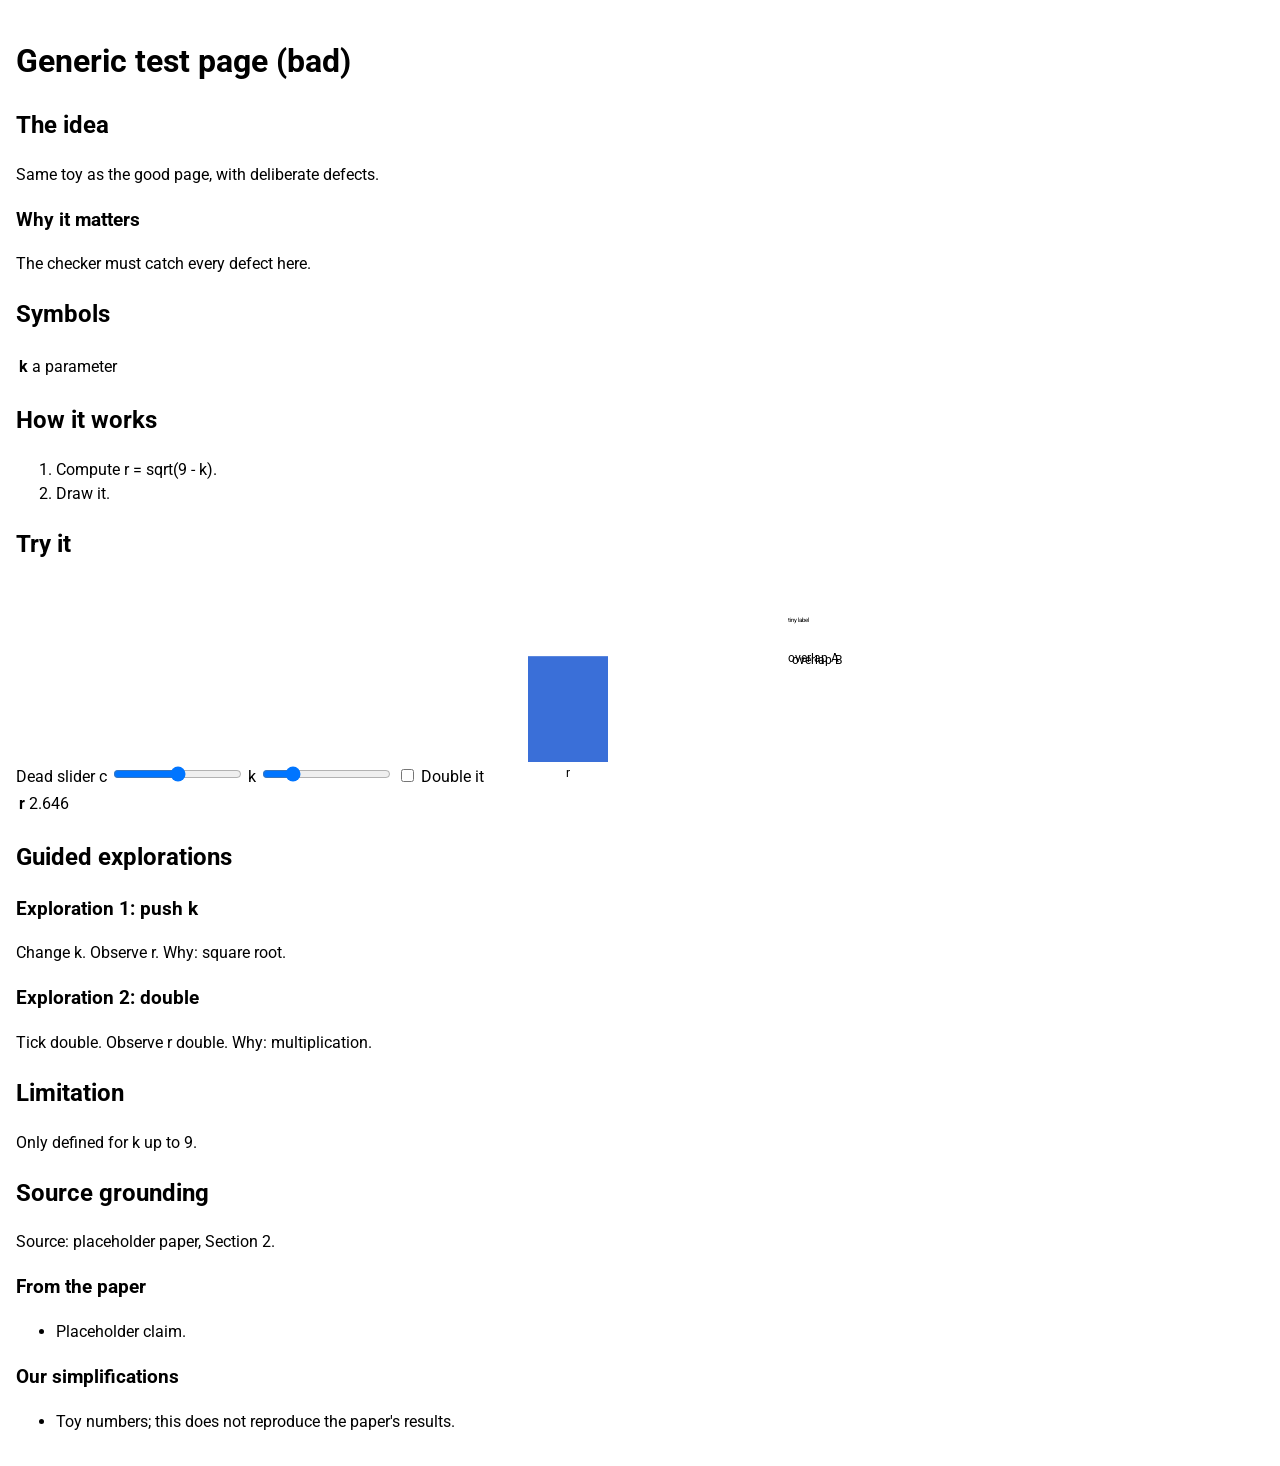
<file: dev/test_pages/bad/index.html>
<!doctype html>
<html lang="en">
<head>
<meta charset="utf-8">
<meta name="viewport" content="width=device-width, initial-scale=1">
<title>Test page: bad</title>
<!-- DEFECT: remote font (page is not self-contained / offline) -->
<link rel="stylesheet" href="https://fonts.googleapis.com/css2?family=Roboto&display=swap">
<style>
  body { margin: 0; font: 16px/1.5 Roboto, sans-serif; } main { padding: 16px; }
  svg text { font-size: 12px; }
</style>
</head>
<body>
<main>
  <h1>Generic test page (bad)</h1>
  <h2>The idea</h2><p>Same toy as the good page, with deliberate defects.</p>
  <h3>Why it matters</h3><p>The checker must catch every defect here.</p>
  <h2>Symbols</h2><table><tr><th>k</th><td>a parameter</td></tr></table>
  <h2>How it works</h2><ol><li>Compute r = sqrt(9 - k).</li><li>Draw it.</li></ol>
  <h2>Try it</h2>
  <!-- DEFECT: dead slider (no listener, drives nothing) -->
  <label>Dead slider c <input type="range" id="c" min="0" max="10" value="5"></label>
  <!-- DEFECT: NaN at max (sqrt of a negative number when k = 10) -->
  <label>k <input type="range" id="k" min="0" max="10" step="1" value="2"></label>
  <label><input type="checkbox" id="dbl"> Double it</label>
  <!-- DEFECT: fixed 760px-wide SVG overflows a 390px phone screen -->
  <svg id="chart" width="760" height="200" viewBox="0 0 760 200"></svg>
  <table class="readouts"><tr><th>r</th><td id="r"></td></tr></table>
  <h2>Guided explorations</h2>
  <h3>Exploration 1: push k</h3><p>Change k. Observe r. Why: square root.</p>
  <h3>Exploration 2: double</h3><p>Tick double. Observe r double. Why: multiplication.</p>
  <h2>Limitation</h2><p>Only defined for k up to 9.</p>
  <h2>Source grounding</h2><p>Source: placeholder paper, Section 2.</p>
  <h3>From the paper</h3><ul><li>Placeholder claim.</li></ul>
  <h3>Our simplifications</h3><ul><li>Toy numbers; this does not reproduce the paper's results.</li></ul>
</main>
<script>
  console.error('demo: deliberate console error on load');   // DEFECT: console error
  var k = document.getElementById('k'), dbl = document.getElementById('dbl');
  function draw() {
    var r = Math.sqrt(9 - Number(k.value)) * (dbl.checked ? 2 : 1), h = r * 40;
    document.getElementById('chart').innerHTML =
      '<rect x="40" y="' + (180 - h) + '" width="80" height="' + h + '" fill="#3a6fd8"/>' +
      '<text x="80" y="195" text-anchor="middle">r</text>' +
      '<text x="300" y="40" style="font-size:6px">tiny label</text>' +          // readability: < 9px
      '<text x="300" y="80">overlap A</text><text x="304" y="82">overlap B</text>';  // readability: overlap
    document.getElementById('r').textContent = r.toFixed(3);
  }
  k.addEventListener('input', draw); dbl.addEventListener('change', draw);
  draw();
</script>
</body>
</html>
</file>
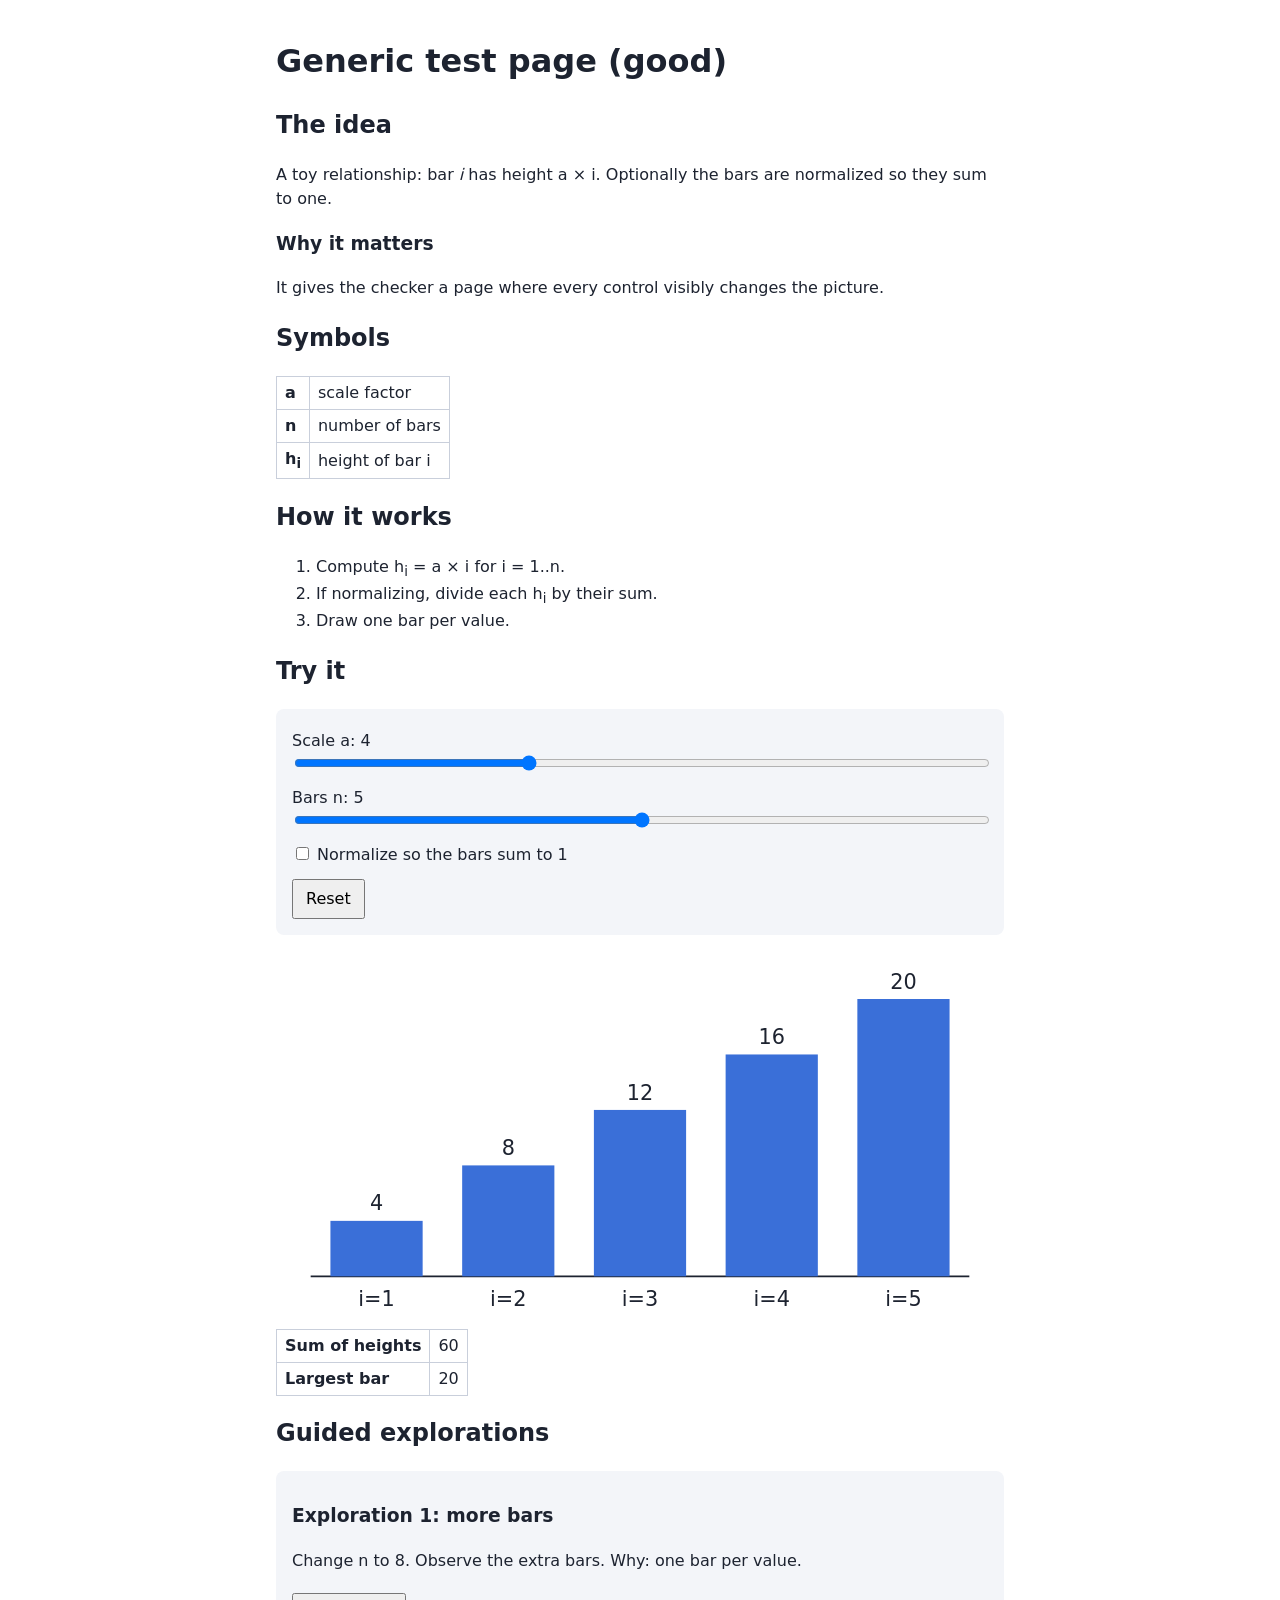
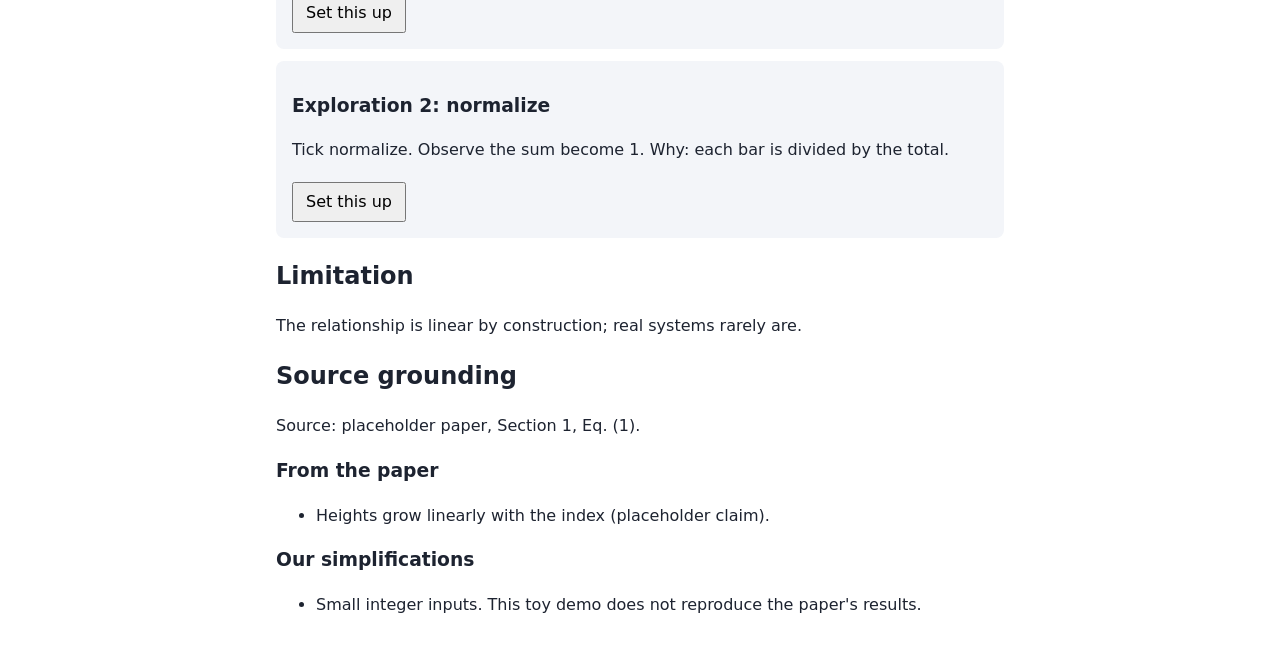
<file: dev/test_pages/good/index.html>
<!doctype html>
<html lang="en">
<head>
<meta charset="utf-8">
<meta name="viewport" content="width=device-width, initial-scale=1">
<title>Test page: good</title>
<style>
  :root { --bg: #fff; --fg: #1d2330; --muted: #5b6475; --bar: #3a6fd8; --line: #c9cfdb; --card: #f3f5f9; }
  @media (prefers-color-scheme: dark) { :root { --bg: #14171f; --fg: #e8ebf2; --muted: #9aa3b5; --bar: #7aa2ff; --line: #3a4150; --card: #1d212c; } }
  * { box-sizing: border-box; }
  body { margin: 0; background: var(--bg); color: var(--fg); font: 16px/1.5 system-ui, sans-serif; }
  main { max-width: 760px; margin: 0 auto; padding: 16px; }
  .card { background: var(--card); border-radius: 8px; padding: 12px 16px; margin: 12px 0; }
  label { display: block; margin: 8px 0; } input[type=range] { width: 100%; }
  svg { width: 100%; height: auto; display: block; }
  svg text { fill: var(--fg); font-size: 12px; }
  table { border-collapse: collapse; } td, th { border: 1px solid var(--line); padding: 4px 8px; text-align: left; }
  button { font: inherit; padding: 6px 12px; margin: 4px 4px 4px 0; }
</style>
</head>
<body>
<main>
  <h1>Generic test page (good)</h1>
  <h2>The idea</h2>
  <p>A toy relationship: bar <i>i</i> has height a × i. Optionally the bars are normalized so they sum to one.</p>
  <h3>Why it matters</h3>
  <p>It gives the checker a page where every control visibly changes the picture.</p>
  <h2>Symbols</h2>
  <table><tr><th>a</th><td>scale factor</td></tr><tr><th>n</th><td>number of bars</td></tr><tr><th>h<sub>i</sub></th><td>height of bar i</td></tr></table>
  <h2>How it works</h2>
  <ol><li>Compute h<sub>i</sub> = a × i for i = 1..n.</li><li>If normalizing, divide each h<sub>i</sub> by their sum.</li><li>Draw one bar per value.</li></ol>
  <h2>Try it</h2>
  <div class="card">
    <label>Scale a: <output id="a-out">4</output><input type="range" id="a" min="1" max="10" step="1" value="4"></label>
    <label>Bars n: <output id="n-out">5</output><input type="range" id="n" min="2" max="8" step="1" value="5"></label>
    <label><input type="checkbox" id="norm"> Normalize so the bars sum to 1</label>
    <button type="button" id="reset">Reset</button>
  </div>
  <svg id="chart" viewBox="0 0 420 220" role="img" aria-label="bar chart"></svg>
  <table class="readouts"><tr><th>Sum of heights</th><td id="sum"></td></tr><tr><th>Largest bar</th><td id="max"></td></tr></table>
  <h2>Guided explorations</h2>
  <div class="card"><h3>Exploration 1: more bars</h3><p>Change n to 8. Observe the extra bars. Why: one bar per value.</p>
    <button type="button" data-set='{"n":8}'>Set this up</button></div>
  <div class="card"><h3>Exploration 2: normalize</h3><p>Tick normalize. Observe the sum become 1. Why: each bar is divided by the total.</p>
    <button type="button" data-set='{"norm":true}'>Set this up</button></div>
  <h2>Limitation</h2>
  <p>The relationship is linear by construction; real systems rarely are.</p>
  <h2>Source grounding</h2>
  <p>Source: placeholder paper, Section 1, Eq. (1).</p>
  <h3>From the paper</h3><ul><li>Heights grow linearly with the index (placeholder claim).</li></ul>
  <h3>Our simplifications</h3><ul><li>Small integer inputs. This toy demo does not reproduce the paper's results.</li></ul>
</main>
<script>
  var D = { a: 4, n: 5, norm: false }, S = Object.assign({}, D), $ = function (id) { return document.getElementById(id); };
  function draw() {
    var h = [], i, sum = 0;
    for (i = 1; i <= S.n; i++) { h.push(S.a * i); sum += S.a * i; }
    if (S.norm) h = h.map(function (v) { return v / sum; });
    var top = Math.max.apply(null, h), g = 380 / S.n, svg = '<line x1="20" x2="400" y1="190" y2="190" stroke="currentColor"/>';
    h.forEach(function (v, k) {
      var bh = 160 * v / top, x = 20 + g * k + g * 0.15;
      svg += '<rect x="' + x.toFixed(1) + '" y="' + (190 - bh).toFixed(1) + '" width="' + (g * 0.7).toFixed(1) + '" height="' + bh.toFixed(1) + '" fill="var(--bar)"/>' +
        '<text x="' + (x + g * 0.35).toFixed(1) + '" y="' + (184 - bh).toFixed(1) + '" text-anchor="middle">' + (S.norm ? v.toFixed(2) : v) + '</text>' +
        '<text x="' + (x + g * 0.35).toFixed(1) + '" y="207" text-anchor="middle">i=' + (k + 1) + '</text>';
    });
    $('chart').innerHTML = svg;
    $('sum').textContent = S.norm ? '1.00' : String(sum);
    $('max').textContent = S.norm ? top.toFixed(2) : String(top);
    $('a').value = S.a; $('n').value = S.n; $('norm').checked = S.norm;
    $('a-out').textContent = S.a; $('n-out').textContent = S.n;
  }
  ['a', 'n'].forEach(function (k) { $(k).addEventListener('input', function (e) { S[k] = Number(e.target.value); draw(); }); });
  $('norm').addEventListener('change', function (e) { S.norm = e.target.checked; draw(); });
  $('reset').addEventListener('click', function () { S = Object.assign({}, D); draw(); });
  document.querySelectorAll('[data-set]').forEach(function (b) {
    b.addEventListener('click', function () { S = Object.assign({}, D, JSON.parse(b.dataset.set)); draw(); });
  });
  draw();
</script>
</body>
</html>
</file>
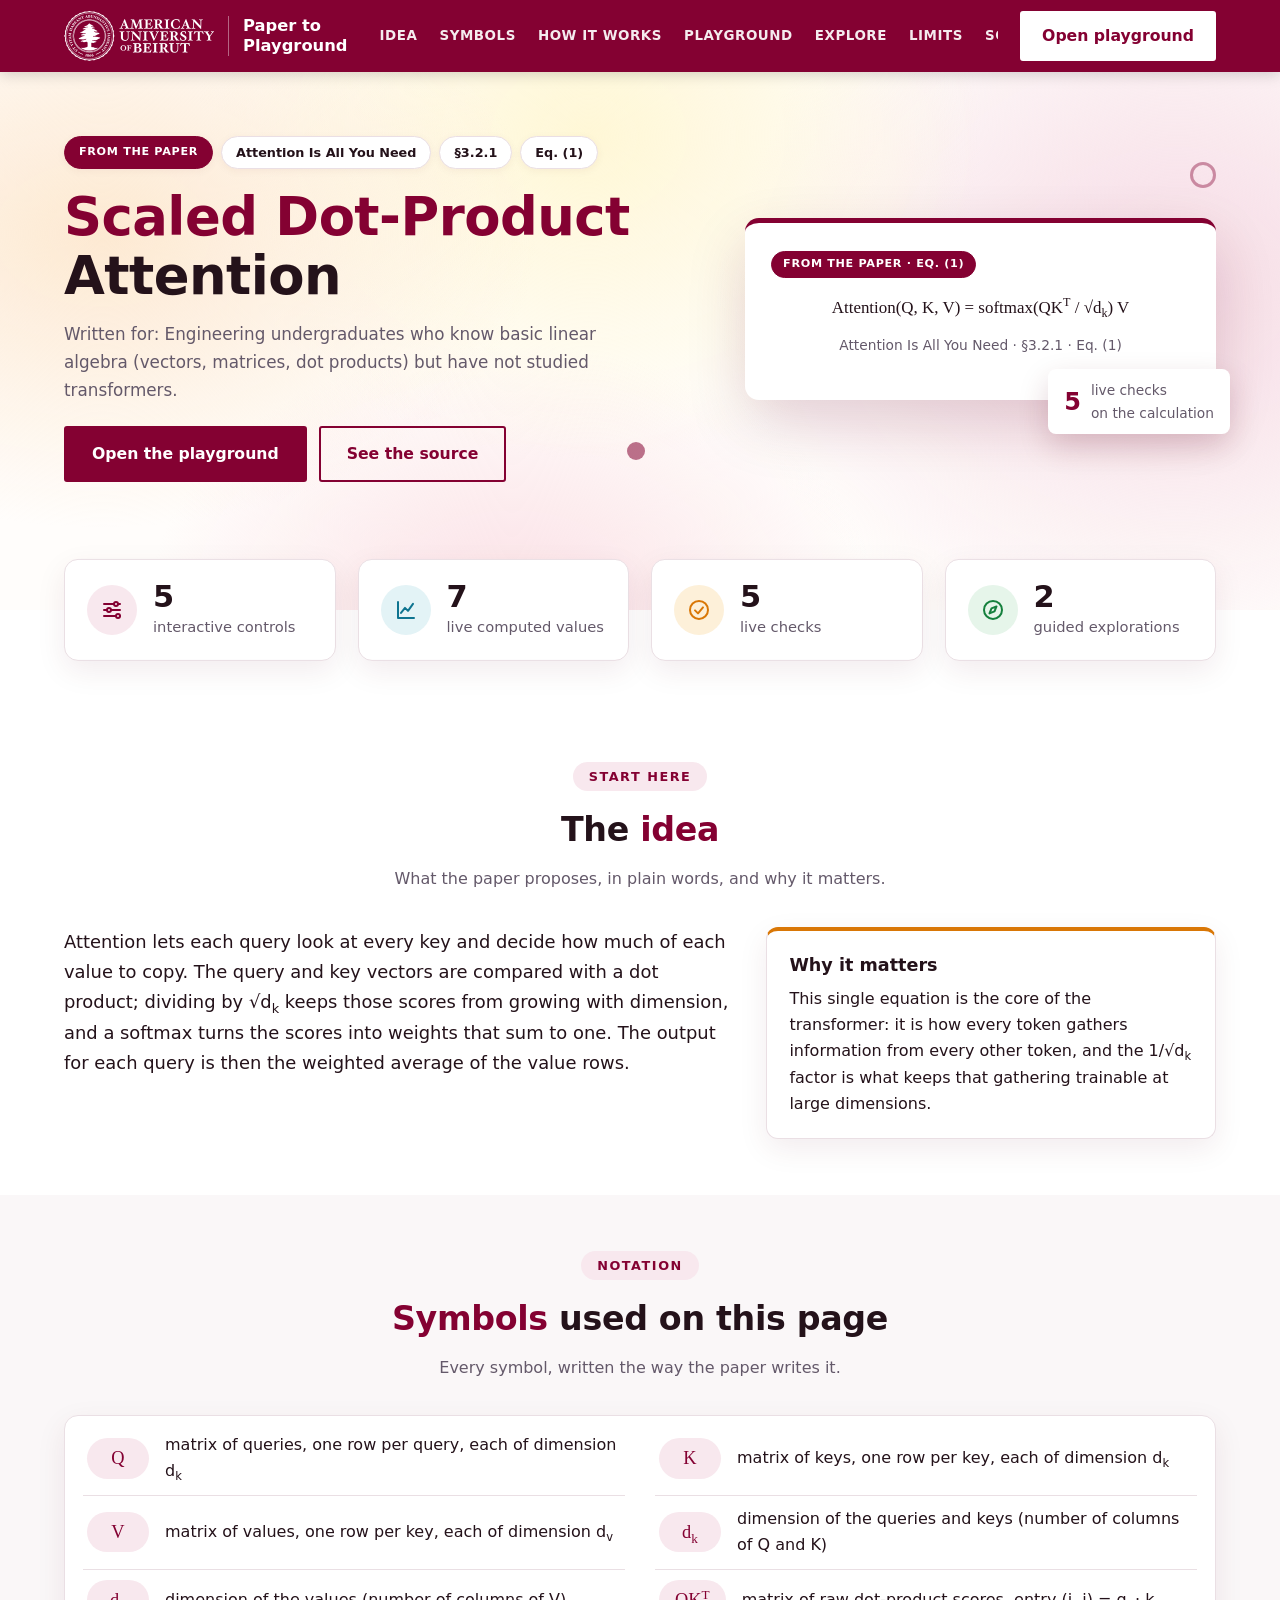
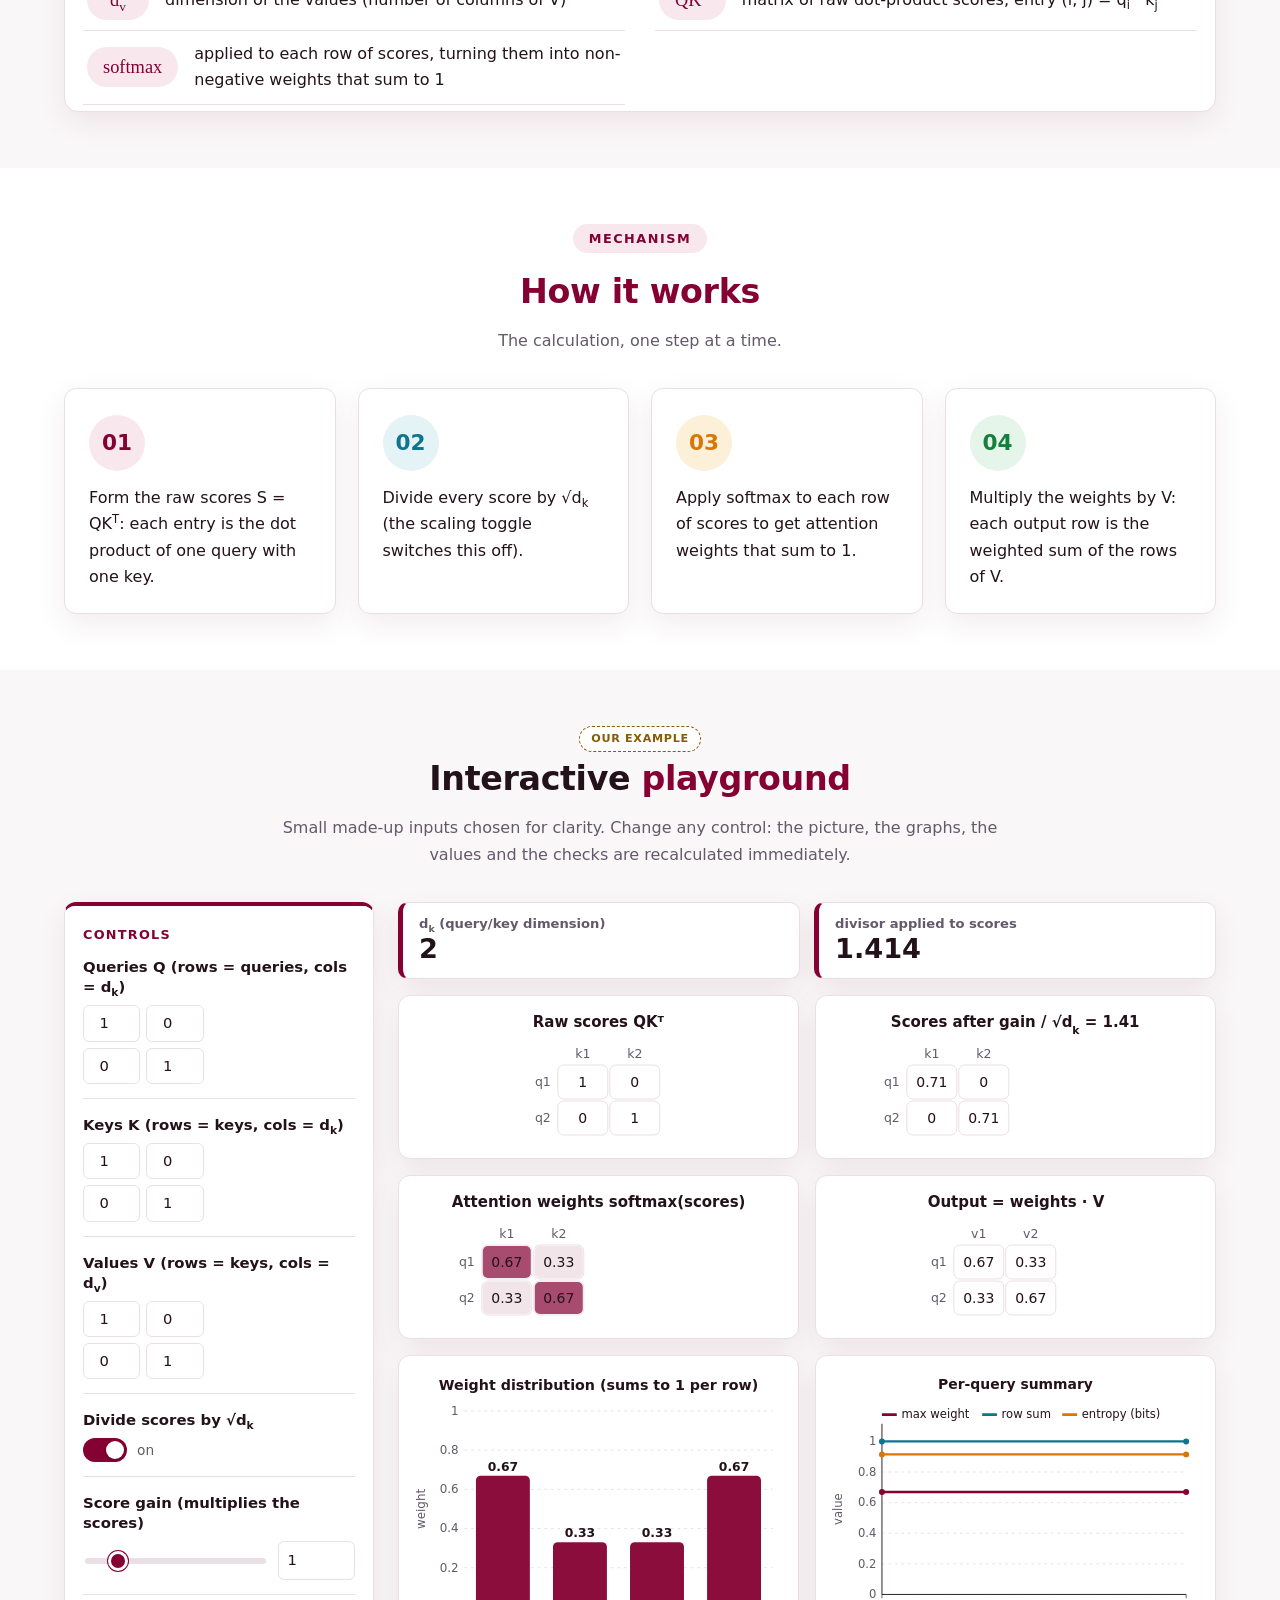
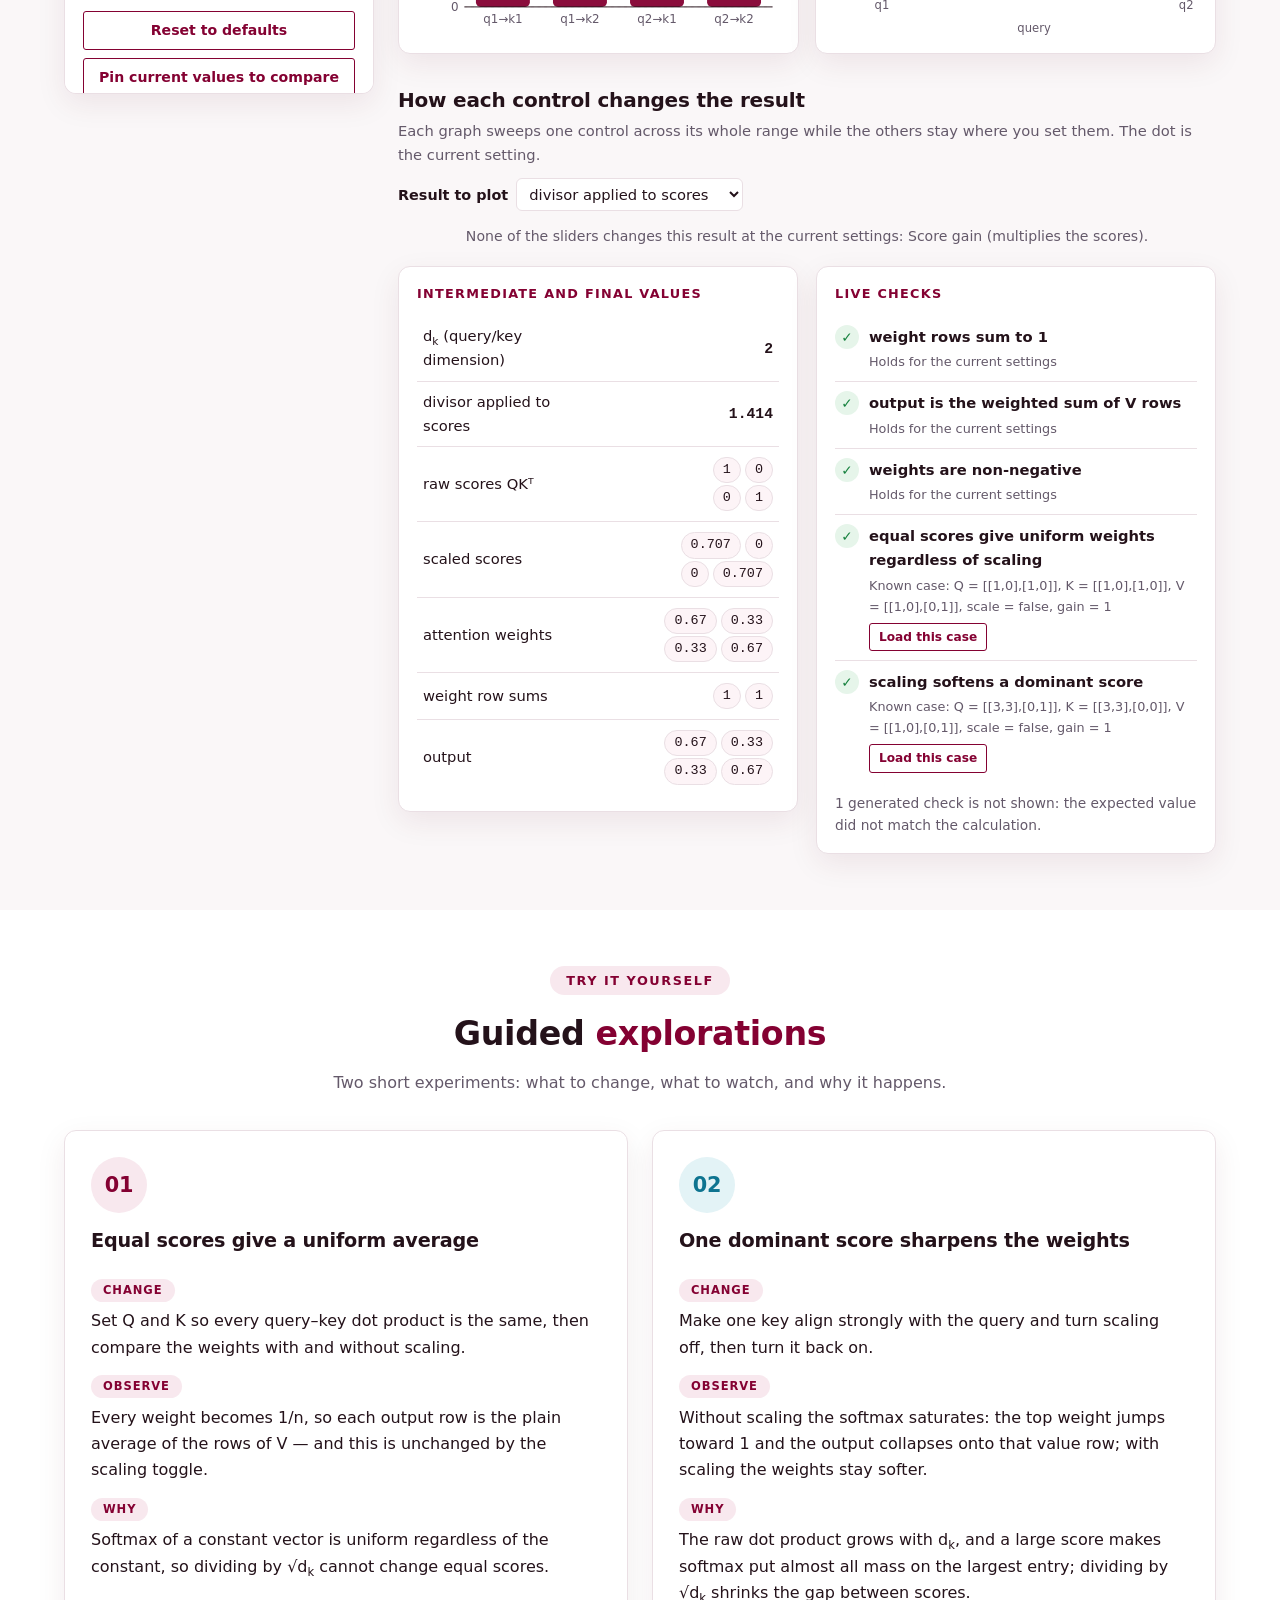
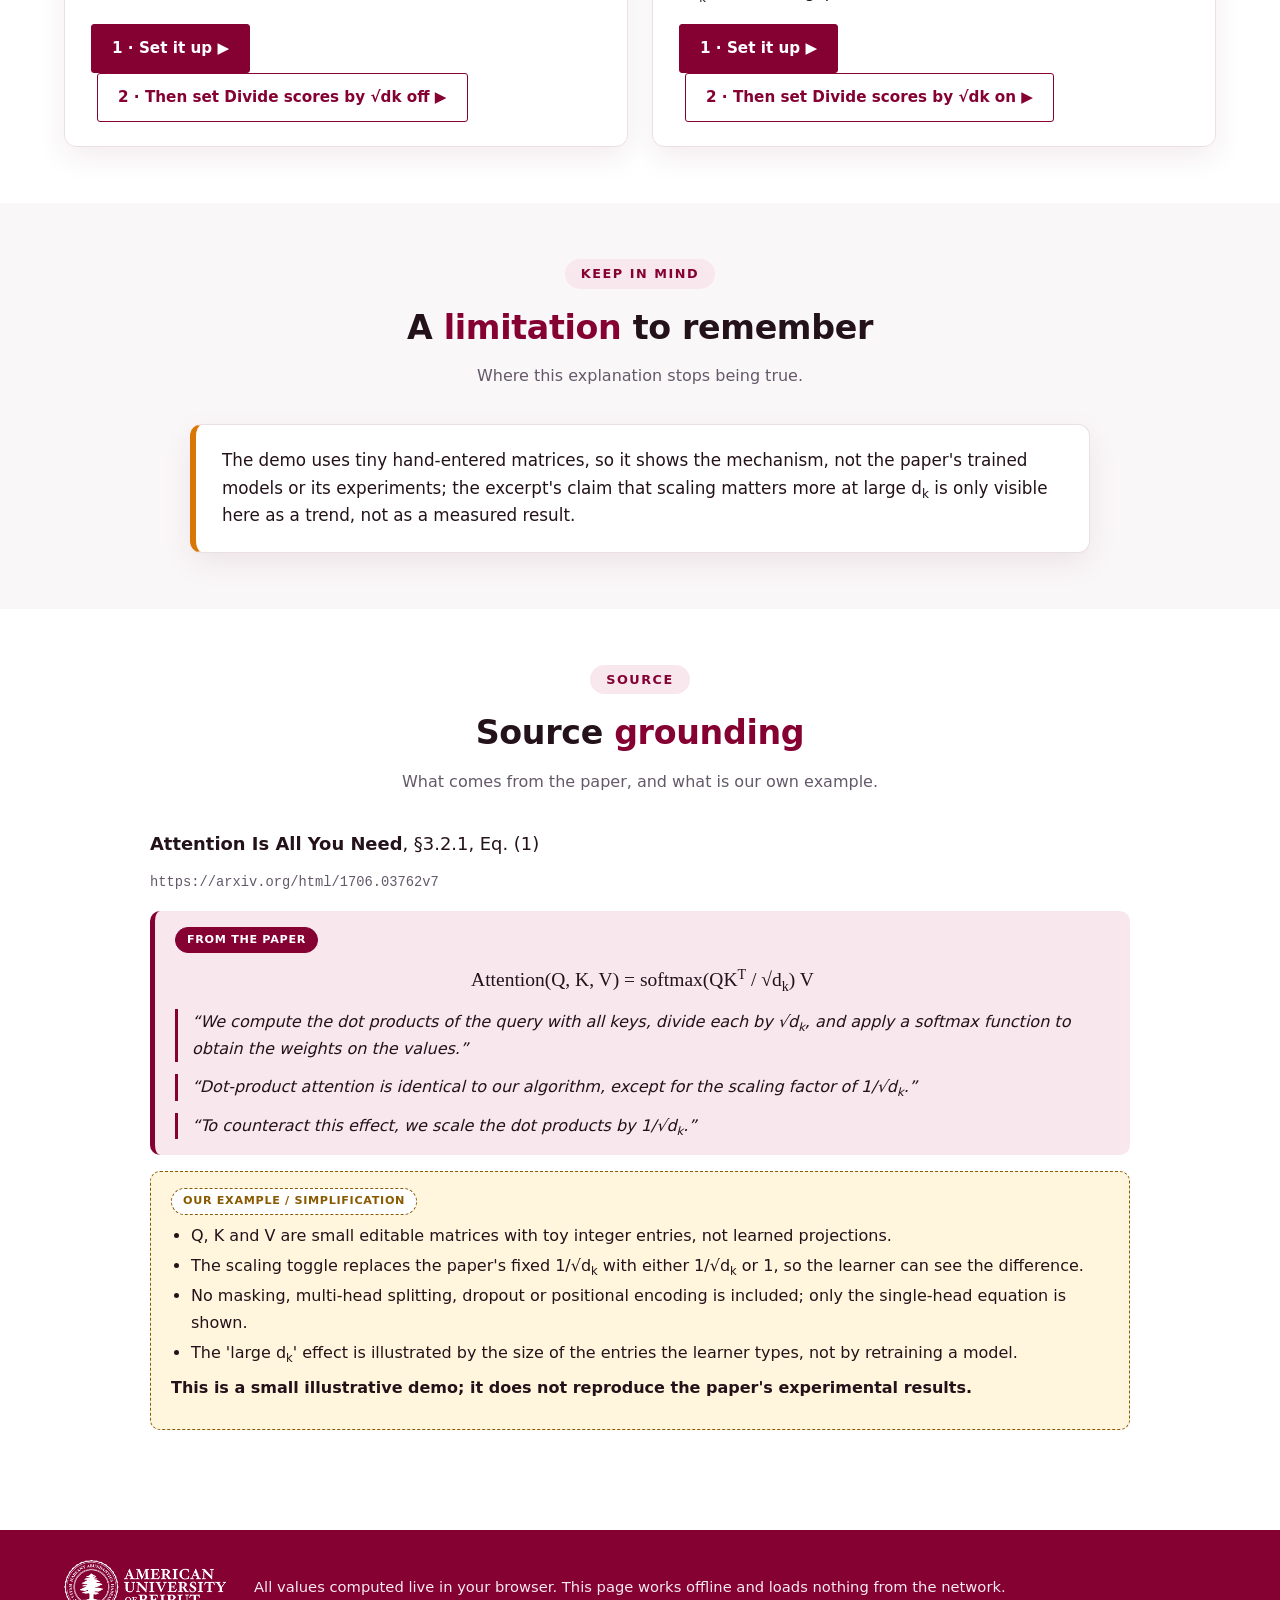
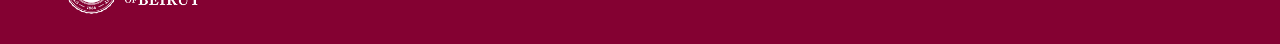
<file: examples/attention/out/index.html>
<!DOCTYPE html>
<html lang="en">
<head>
<meta charset="utf-8">
<meta name="viewport" content="width=device-width, initial-scale=1">
<title>Scaled Dot-Product Attention</title>
<style>
/* Layout modelled on the "Eduleb" education theme, in American University of Beirut colours. */
:root {
  --primary: #840132; --primary-dark: #5c0023; --soft: #f8e8ee; --soft-2: #fdf4f7;
  --bg: #ffffff; --band: #faf7f8; --card: #ffffff; --card2: #fbf8f9;
  --fg: #24121a; --muted: #64596a; --line: #eadfe4;
  --accent: #d97706; --paper: #840132; --paper-bg: #f8e8ee; --ours: #8a5a00; --ours-bg: #fff6dd;
  --good: #15803d; --good-bg: #e6f5ea; --bad: #c62828; --bad-bg: #fdecec;
  --c1: #840132; --c2: #0e7490; --c3: #d97706; --c4: #6d28d9; --c5: #15803d; --c6: #475569;
  --shadow: 0 10px 30px rgba(92, 0, 35, 0.08);
  --head: "Jost", "Century Gothic", "Avenir Next", "Segoe UI", system-ui, sans-serif;
  color-scheme: light;
}
* { box-sizing: border-box; }
html { -webkit-text-size-adjust: 100%; scroll-behavior: smooth; scroll-padding-top: 84px; }
body { margin: 0; background: var(--bg); color: var(--fg); font: 16px/1.65 "DM Sans", "Segoe UI", system-ui, -apple-system, Roboto, Helvetica, Arial, sans-serif; }
.wrap { max-width: 1200px; margin: 0 auto; padding: 0 24px; }
h1, h2, h3 { font-family: var(--head); color: var(--fg); letter-spacing: -0.01em; }
h1 { font-size: clamp(2rem, 4.4vw, 3.3rem); line-height: 1.12; margin: 18px 0 16px; font-weight: 700; }
h1 .hl, h2 .hl { color: var(--primary); }
h2 { font-size: clamp(1.5rem, 2.6vw, 2.1rem); margin: 0 0 8px; font-weight: 700; }
h3 { font-size: 1.08rem; margin: 0 0 8px; }
p { margin: 0 0 12px; }
code, .mono { font-family: ui-monospace, SFMono-Regular, Menlo, Consolas, monospace; font-size: 0.9em; }
code { background: var(--soft); padding: 1px 6px; border-radius: 4px; }
sub, sup { font-size: 0.72em; line-height: 0; }

/* navbar */
.navbar { position: sticky; top: 0; z-index: 30; background: var(--primary); box-shadow: 0 2px 14px rgba(0, 0, 0, 0.18); }
.navbar .wrap { display: flex; align-items: center; gap: 22px; min-height: 72px; }
.brand { display: flex; align-items: center; gap: 14px; text-decoration: none; color: #fff; flex: none; }
.brand img { height: 50px; width: auto; display: block; }
.brand span { font-family: var(--head); font-weight: 600; font-size: 1.02rem; padding-left: 14px; border-left: 1px solid rgba(255, 255, 255, 0.4); line-height: 1.2; }
.links { display: flex; gap: 2px; margin-left: auto; overflow-x: auto; scrollbar-width: none; }
.links a { flex: none; color: #fff; text-decoration: none; font-family: var(--head); font-size: 0.84rem; font-weight: 600; text-transform: uppercase; letter-spacing: 0.04em; padding: 10px 10px; border-radius: 4px; opacity: 0.92; }
.links a:hover { background: rgba(255, 255, 255, 0.16); opacity: 1; }
.btn { display: inline-block; font-family: var(--head); font-weight: 600; font-size: 0.98rem; text-decoration: none; padding: 13px 26px; border-radius: 3px; background: var(--primary); color: #fff; border: 2px solid var(--primary); cursor: pointer; }
.btn:hover { background: var(--primary-dark); border-color: var(--primary-dark); }
.btn.ghost { background: transparent; color: var(--primary); }
.btn.ghost:hover { background: var(--soft); }
.navbar .btn { background: #fff; color: var(--primary); border-color: #fff; padding: 10px 20px; flex: none; }
.navbar .btn:hover { background: var(--soft); }

/* hero */
header.hero { position: relative; overflow-x: clip; padding: 64px 0 0; background:
  radial-gradient(620px 420px at 8% 30%, #fde9d2 0%, transparent 70%),
  radial-gradient(560px 460px at 46% 12%, #fff7d6 0%, transparent 70%),
  radial-gradient(640px 520px at 92% 40%, #f6dbe5 0%, transparent 72%),
  radial-gradient(520px 380px at 40% 100%, #fbe1e6 0%, transparent 70%), #fffdfb; }
.hero-grid { display: grid; grid-template-columns: minmax(0, 1.15fr) minmax(0, 0.85fr); gap: 44px; align-items: center; padding-bottom: 96px; }
.chips { display: flex; flex-wrap: wrap; gap: 8px; }
.chip { font-size: 0.8rem; font-weight: 600; padding: 5px 14px; border-radius: 999px; background: #fff; color: var(--fg); border: 1px solid var(--line); box-shadow: 0 2px 8px rgba(92, 0, 35, 0.05); }
.chip.solid { background: var(--primary); color: #fff; border-color: var(--primary); text-transform: uppercase; letter-spacing: 0.06em; font-size: 0.7rem; padding-top: 6px; }
.hero .sub { color: var(--muted); font-size: 1.05rem; max-width: 56ch; }
.hero .actions { display: flex; flex-wrap: wrap; gap: 12px; margin-top: 22px; }
.hero-card { position: relative; background: #fff; border-radius: 14px; padding: 28px 26px 44px; box-shadow: 0 24px 60px rgba(92, 0, 35, 0.16); border-top: 5px solid var(--primary); }
.hero-card .formula { margin: 14px 0 6px; }
.formula .eq { display: block; }
.hero-card .formula.long { font-size: 1.06rem; line-height: 1.9; }
.formula.long { font-size: 1.22rem; }
.hero-card .badge { position: absolute; right: -14px; bottom: -34px; background: #fff; border-radius: 8px; padding: 10px 16px; box-shadow: 0 12px 30px rgba(92, 0, 35, 0.18); display: flex; align-items: center; gap: 10px; font-size: 0.86rem; color: var(--muted); }
.hero-card .badge b { font-family: var(--head); font-size: 1.5rem; color: var(--primary); line-height: 1; }
.hero .dot { position: absolute; border-radius: 50%; pointer-events: none; }
.hero .dot.a { width: 18px; height: 18px; background: var(--primary); opacity: 0.55; left: 49%; bottom: 150px; }
.hero .dot.b { width: 26px; height: 26px; border: 3px solid var(--primary); opacity: 0.4; right: 5%; top: 90px; }
.stats { display: grid; grid-template-columns: repeat(4, minmax(0, 1fr)); gap: 22px; transform: translateY(50%); margin-top: -70px; }
.stat { background: #fff; border: 1px solid var(--line); border-radius: 14px; padding: 20px 22px; display: flex; align-items: center; gap: 16px; box-shadow: var(--shadow); }
.stat .ico { flex: none; width: 50px; height: 50px; border-radius: 50%; background: var(--soft); color: var(--primary); display: grid; place-items: center; }
.stat:nth-child(2) .ico { background: #e3f3f6; color: var(--c2); } .stat:nth-child(3) .ico { background: #fdf0d9; color: var(--accent); } .stat:nth-child(4) .ico { background: #e6f5ea; color: var(--good); }
.stat b { display: block; font-family: var(--head); font-size: 1.9rem; line-height: 1.1; }
.stat span { color: var(--muted); font-size: 0.92rem; }

/* sections */
main { padding-top: 96px; }
section { padding: 56px 0; }
section.band { background: var(--band); }
.sec-head { text-align: center; max-width: 760px; margin: 0 auto 34px; }
.sec-head .eyebrow { display: inline-block; font-family: var(--head); font-weight: 600; font-size: 0.8rem; text-transform: uppercase; letter-spacing: 0.12em; color: var(--primary); background: var(--soft); border-radius: 999px; padding: 4px 16px; margin-bottom: 12px; }
.sec-head p { color: var(--muted); margin: 0; }
.lead { font-size: 1.12rem; line-height: 1.7; }
.idea-grid { display: grid; grid-template-columns: minmax(0, 1.2fr) minmax(0, 0.8fr); gap: 28px; align-items: start; }
.why { background: #fff; border: 1px solid var(--line); border-top: 4px solid var(--accent); border-radius: 12px; padding: 20px 22px; box-shadow: var(--shadow); margin: 0; }
.why b { display: block; font-family: var(--head); font-size: 1.1rem; color: var(--fg); margin-bottom: 6px; }

.tag { display: inline-block; font-size: 0.7rem; font-weight: 700; letter-spacing: 0.06em; text-transform: uppercase; padding: 3px 11px; border-radius: 999px; border: 1px solid; white-space: nowrap; vertical-align: middle; }
.tag.paper { color: #fff; background: var(--primary); border-color: var(--primary); }
.tag.ours { color: var(--ours); background: #fff; border-color: var(--ours); border-style: dashed; }
.from-paper { border-left: 5px solid var(--primary); background: var(--paper-bg); border-radius: 10px; padding: 16px 20px; margin: 16px 0 4px; }
.from-ours { border: 1.5px dashed var(--ours); background: var(--ours-bg); border-radius: 10px; padding: 16px 20px; margin: 16px 0 4px; }
.formula { font-size: 1.4rem; line-height: 1.75; font-family: Cambria, "Cambria Math", "Times New Roman", serif; margin: 10px 0 2px; overflow-x: auto; text-align: center; color: var(--fg); }
blockquote { margin: 12px 0 0; padding-left: 14px; border-left: 3px solid var(--primary); font-style: italic; }

/* symbols: a grid of badge + meaning rows */
table { border-collapse: collapse; width: 100%; }
th, td { text-align: left; padding: 10px 12px; border-bottom: 1px solid var(--line); vertical-align: middle; }
tr:last-child td { border-bottom: 0; }
#symbols table { background: #fff; border: 1px solid var(--line); border-radius: 14px; box-shadow: var(--shadow); display: block; padding: 6px 18px; }
#symbols tbody { display: grid; grid-template-columns: repeat(2, minmax(0, 1fr)); column-gap: 30px; }
#symbols thead { display: none; }
#symbols tr { display: flex; align-items: center; gap: 16px; border-bottom: 1px solid var(--line); padding: 10px 4px; }
#symbols td { border: 0; padding: 0; }
td.sym { flex: none; }
td.sym span { display: inline-block; min-width: 62px; text-align: center; font-family: Cambria, "Cambria Math", "Times New Roman", serif; font-size: 1.15rem; background: var(--soft); color: var(--primary); border-radius: 999px; padding: 5px 16px; white-space: nowrap; }

/* steps: numbered cards like the theme's 01-04 feature row */
ol.steps { list-style: none; margin: 0; padding: 0; counter-reset: s; display: flex; flex-wrap: wrap; justify-content: center; gap: 22px; }
ol.steps li { flex: 1 1 250px; max-width: 370px; counter-increment: s; background: #fff; border-radius: 12px; padding: 26px 24px 22px; box-shadow: var(--shadow); border: 1px solid var(--line); }
ol.steps li::before { content: counter(s, decimal-leading-zero); display: grid; place-items: center; width: 56px; height: 56px; border-radius: 50%; margin-bottom: 14px; font-family: var(--head); font-weight: 700; font-size: 1.35rem; background: var(--soft); color: var(--primary); }
ol.steps li:nth-child(4n+2)::before { background: #e3f3f6; color: var(--c2); }
ol.steps li:nth-child(4n+3)::before { background: #fdf0d9; color: var(--accent); }
ol.steps li:nth-child(4n+4)::before { background: #e6f5ea; color: var(--good); }

/* playground */
.play { display: grid; grid-template-columns: 310px minmax(0, 1fr); gap: 24px; align-items: start; }
.controls { position: sticky; top: 92px; background: #fff; border: 1px solid var(--line); border-top: 4px solid var(--primary); border-radius: 12px; padding: 18px; max-height: calc(100vh - 108px); overflow-y: auto; box-shadow: var(--shadow); }
.kicker { font-family: var(--head); color: var(--primary); font-size: 0.8rem; font-weight: 700; text-transform: uppercase; letter-spacing: 0.1em; margin: 0 0 12px; }
.ctl { margin: 0 0 16px; padding-bottom: 14px; border-bottom: 1px solid var(--line); }
.ctl > label, .ctl > .lbl { display: block; font-weight: 600; font-size: 0.93rem; margin-bottom: 8px; line-height: 1.35; }
.ctl .row { display: flex; align-items: center; gap: 10px; }
.ctl[data-idle="1"] > label, .ctl[data-idle="1"] > .lbl { color: var(--muted); }
.ctl[data-idle="1"]::after { content: "Does not change the computed values at the current settings"; display: block; margin-top: 6px; font-size: 0.76rem; font-style: italic; color: var(--muted); }
.ctl output { flex: none; min-width: 3.4em; text-align: center; font-family: ui-monospace, Consolas, monospace; font-weight: 700; font-size: 0.9rem; color: var(--primary); background: var(--soft); border-radius: 6px; padding: 2px 8px; }
.ctl input[type=range] { -webkit-appearance: none; appearance: none; flex: 1; min-width: 0; height: 22px; background: transparent; cursor: pointer; }
.ctl input[type=range]::-webkit-slider-runnable-track { height: 6px; border-radius: 999px; background: var(--line); }
.ctl input[type=range]::-webkit-slider-thumb { -webkit-appearance: none; width: 20px; height: 20px; margin-top: -7px; border-radius: 50%; background: var(--primary); border: 3px solid #fff; box-shadow: 0 0 0 1px var(--primary); }
.ctl input[type=range]::-moz-range-track { height: 6px; border-radius: 999px; background: var(--line); }
.ctl input[type=range]::-moz-range-thumb { width: 16px; height: 16px; border-radius: 50%; background: var(--primary); border: 3px solid #fff; }
.ctl input[type=number], .ctl select, .sweep-bar select { font: inherit; font-size: 0.92rem; color: var(--fg); background: #fff; border: 1px solid var(--line); border-radius: 6px; padding: 6px 8px; }
.ctl input[type=number]:focus, .ctl select:focus, .ctl input[type=range]:focus-visible, .sweep-bar select:focus { outline: 2px solid var(--primary); outline-offset: 1px; }
.ctl input[type=number] { width: 5.4em; }
.ctl select { width: 100%; }
.ctl .cells { display: grid; gap: 6px; justify-content: start; }
.ctl .cells input { width: 3.9em; padding: 5px 4px; text-align: center; }
.ctl .cells span { display: block; font-size: 0.7rem; color: var(--muted); text-align: center; }
.ctl input[type=checkbox] { -webkit-appearance: none; appearance: none; flex: none; width: 44px; height: 24px; border-radius: 999px; background: #d9cdd2; position: relative; cursor: pointer; transition: background 0.15s; margin: 0; }
.ctl input[type=checkbox]::before { content: ""; position: absolute; top: 3px; left: 3px; width: 18px; height: 18px; border-radius: 50%; background: #fff; transition: transform 0.15s; box-shadow: 0 1px 2px rgba(0, 0, 0, 0.3); }
.ctl input[type=checkbox]:checked { background: var(--primary); }
.ctl input[type=checkbox]:checked::before { transform: translateX(20px); }
button { font: inherit; font-family: var(--head); font-size: 0.88rem; font-weight: 600; color: var(--primary); background: #fff; border: 1.5px solid var(--primary); border-radius: 3px; padding: 7px 14px; cursor: pointer; }
button:hover { background: var(--soft); }
button.try { color: #fff; background: var(--primary); padding: 11px 20px; font-size: 0.95rem; }
button.try:hover { background: var(--primary-dark); }
#pg-reset { width: 100%; }

.tiles { display: grid; grid-template-columns: repeat(auto-fit, minmax(160px, 1fr)); gap: 14px; margin-bottom: 16px; }
.tile { background: #fff; border: 1px solid var(--line); border-left: 5px solid var(--primary); border-radius: 10px; padding: 12px 16px; min-width: 0; box-shadow: var(--shadow); }
.tile .k { color: var(--muted); font-size: 0.82rem; font-weight: 600; line-height: 1.3; }
.tile .v { font-family: var(--head); font-size: 1.7rem; font-weight: 700; font-variant-numeric: tabular-nums; line-height: 1.25; overflow-wrap: anywhere; }
.tile .v small { font-size: 0.85rem; font-weight: 600; color: var(--muted); margin-left: 4px; }

#pg-visual { min-height: 140px; }
.pg-svg { max-width: 100%; height: auto; display: block; margin: 0 auto; }
.pg-svg text { font-family: "Segoe UI", system-ui, -apple-system, Roboto, Arial, sans-serif; }
.pg-grid { display: grid; grid-template-columns: repeat(var(--cols, 2), minmax(0, 1fr)); gap: 16px; align-items: stretch; }
.pg-cell { min-width: 0; background: #fff; border: 1px solid var(--line); border-radius: 12px; padding: 14px; display: grid; align-items: center; overflow-x: auto; box-shadow: var(--shadow); }
.pg-cell.wide { grid-column: 1 / -1; }
.pg-cell > .pg-grid > .pg-cell { background: transparent; border: 0; padding: 0; box-shadow: none; }
#pg-visual > .pg-svg { background: #fff; border: 1px solid var(--line); border-radius: 12px; padding: 14px; box-shadow: var(--shadow); }
.pg-note { color: var(--muted); font-size: 0.88rem; margin: 6px 0; text-align: center; }
.warn { color: var(--ours); background: var(--ours-bg); border: 1.5px solid var(--accent); border-left-width: 6px; border-radius: 8px; padding: 10px 14px; margin: 0 0 12px; font-weight: 600; }
.checks .na .mark { color: var(--muted); background: var(--line); } .checks .na .nm { color: var(--muted); }
.checks .no { background: var(--bad-bg); border-radius: 8px; padding-left: 8px; padding-right: 8px; }
.err { color: var(--bad); background: var(--bad-bg); border: 1px solid var(--bad); border-radius: 8px; padding: 10px 14px; margin: 0 0 12px; font-size: 0.92rem; }

.sub-head { display: flex; flex-wrap: wrap; align-items: center; justify-content: space-between; gap: 10px 18px; margin: 30px 0 14px; }
.sub-head h3 { font-size: 1.25rem; margin: 0; }
.sub-head p { margin: 2px 0 0; color: var(--muted); font-size: 0.92rem; }
.sweep-bar label { font-weight: 600; font-size: 0.9rem; margin-right: 8px; }

.results { display: grid; grid-template-columns: repeat(2, minmax(0, 1fr)); gap: 18px; align-items: start; margin-top: 18px; }
.box { background: #fff; border: 1px solid var(--line); border-radius: 12px; padding: 16px 18px; min-width: 0; box-shadow: var(--shadow); }
#pg-readouts td { padding: 8px 6px; font-size: 0.92rem; }
#pg-readouts td:first-child { width: 46%; }
#pg-readouts td.val { text-align: right; }
.pills { display: flex; flex-wrap: wrap; gap: 4px; justify-content: flex-end; margin: 2px 0; }
.pill { font-family: ui-monospace, Consolas, monospace; font-size: 0.84rem; font-variant-numeric: tabular-nums; background: var(--soft-2); border: 1px solid var(--line); border-radius: 999px; padding: 1px 9px; }
.num { font-family: ui-monospace, Consolas, monospace; font-weight: 700; font-variant-numeric: tabular-nums; }
.unit { color: var(--muted); font-size: 0.82rem; margin-left: 4px; }
.checks { list-style: none; margin: 0; padding: 0; }
.checks li { padding: 9px 0; border-bottom: 1px solid var(--line); font-size: 0.92rem; display: grid; grid-template-columns: auto minmax(0, 1fr); gap: 2px 10px; align-items: start; }
.checks li:last-child { border-bottom: 0; }
.checks .mark { grid-row: span 2; width: 24px; height: 24px; border-radius: 50%; display: grid; place-items: center; font-weight: 700; font-size: 0.85rem; }
.checks .ok .mark { color: var(--good); background: var(--good-bg); } .checks .no .mark { color: var(--bad); background: var(--bad-bg); }
.checks .nm { font-weight: 600; }
.checks .when { color: var(--muted); font-size: 0.8rem; display: flex; flex-wrap: wrap; gap: 6px 10px; align-items: center; overflow-wrap: anywhere; }
.checks button { font-size: 0.76rem; padding: 3px 9px; }

/* explorations */
.cards { display: grid; grid-template-columns: repeat(2, minmax(0, 1fr)); gap: 24px; }
.card { position: relative; border: 1px solid var(--line); border-radius: 12px; padding: 26px 26px 24px; background: #fff; display: flex; flex-direction: column; box-shadow: var(--shadow); }
.card h3 { font-size: 1.2rem; }
.card h3 small { display: block; width: 56px; height: 56px; border-radius: 50%; background: var(--soft); color: var(--primary); font-family: var(--head); font-size: 0; margin-bottom: 12px; position: relative; }
.card h3 small::after { content: "01"; position: absolute; inset: 0; display: grid; place-items: center; font-size: 1.3rem; font-weight: 700; }
.card:nth-child(2) h3 small { background: #e3f3f6; color: var(--c2); } .card:nth-child(2) h3 small::after { content: "02"; }
.card dl { margin: 0 0 18px; flex: 1; }
.card dt { display: inline-block; font-family: var(--head); font-size: 0.72rem; font-weight: 700; letter-spacing: 0.08em; text-transform: uppercase; color: var(--primary); background: var(--soft); border-radius: 999px; padding: 2px 12px; margin-top: 14px; }
.card dd { margin: 6px 0 0; }
.applied { display: inline-block; margin-left: 12px; font-size: 0.84rem; color: var(--muted); font-style: italic; }
@keyframes pgflash { 0% { box-shadow: 0 0 0 3px var(--accent); } 100% { box-shadow: 0 0 0 3px transparent; } }
.stage.flash .tile, .stage.flash .pg-cell { animation: pgflash 1.4s ease-out 1; }
.limit-box { max-width: 900px; margin: 0 auto; background: #fff; border: 1px solid var(--line); border-left: 6px solid var(--accent); border-radius: 12px; padding: 22px 26px; box-shadow: var(--shadow); font-size: 1.05rem; }
.limit-box p { margin: 0; }
.ground { max-width: 980px; margin: 0 auto; }
.muted { color: var(--muted); } .small { font-size: 0.86rem; }
ul.plain { margin: 8px 0 0; padding-left: 20px; }
ul.plain li { margin: 4px 0; }
footer { background: var(--primary); color: #fff; margin-top: 40px; padding: 30px 0; font-size: 0.92rem; }
footer .wrap { display: flex; flex-wrap: wrap; align-items: center; gap: 16px 28px; }
footer img { height: 54px; width: auto; }
footer p { margin: 0; opacity: 0.92; flex: 1; min-width: 240px; }
@media (max-width: 980px) {
  .hero-grid, .idea-grid, .play { grid-template-columns: minmax(0, 1fr); }
  .controls { position: static; max-height: none; }
  .stats { grid-template-columns: repeat(2, minmax(0, 1fr)); }
  .links { display: none; }
  .hero-card .badge { right: 10px; }
}
@media (max-width: 720px) {
  .wrap { padding: 0 14px; }
  .cards, .results, .pg-grid, #symbols tbody { grid-template-columns: minmax(0, 1fr); }
  .stats { gap: 12px; } .stat { padding: 14px; gap: 10px; } .stat b { font-size: 1.5rem; } .stat .ico { width: 40px; height: 40px; }
  section { padding: 40px 0; }
  header.hero { padding-top: 36px; }
  .brand span, .hero .dot, .hero-card .badge { display: none; }
  .hero-card { padding-bottom: 26px; }
  .hero-grid { padding-bottom: 84px; gap: 26px; }
  .stat { min-width: 0; } .stat span { font-size: 0.82rem; }
  .formula { font-size: 1.12rem; }
}

/* exact-value boxes, input notes, pinned comparison, exploration banner */
.ctl input.sl-num { flex: none; width: 5.2em; }
.ctl-note { margin-top: 6px; font-size: 0.8rem; color: var(--bad); line-height: 1.35; }
#pg-pin { width: 100%; margin-top: 8px; }
#pg-pin[aria-pressed=true] { background: var(--soft); }
.delta { display: block; font-size: 0.78rem; color: var(--muted); font-variant-numeric: tabular-nums; }
button.try.ghost { color: var(--primary); background: #fff; margin-left: 6px; }
button.try.ghost:hover { background: var(--soft); }
.xb { border: 1.5px solid var(--primary); border-left-width: 6px; border-radius: 10px; background: var(--soft-2); padding: 14px 16px; margin: 0 0 16px; }
.xb p { margin: 6px 0; }
.xb-top { display: flex; align-items: center; gap: 10px; }
.xb-top b { flex: 1; }
.xb-k { font-size: 0.72rem; font-weight: 700; letter-spacing: 0.07em; text-transform: uppercase; color: var(--primary); }
.xb-x { border: 0; background: transparent; font-size: 1.2rem; line-height: 1; padding: 2px 8px; }
.xb-states { display: flex; flex-wrap: wrap; gap: 8px; margin: 10px 0; }
.xb-states button[aria-pressed=true] { color: #fff; background: var(--primary); }
.xb-cmp { width: 100%; margin-top: 6px; font-size: 0.9rem; }
.xb-cmp th, .xb-cmp td { padding: 5px 8px; border-bottom: 1px solid var(--line); }
.xb-cmp td.val, .xb-cmp th:not(:first-child) { text-align: right; font-variant-numeric: tabular-nums; }
.xb-ok { color: var(--good); font-weight: 600; font-size: 0.9rem; }

</style>
</head>
<body>
<nav class="navbar" aria-label="Sections"><div class="wrap">
  <a class="brand" href="#top"><img src="[data-uri]" alt="American University of Beirut"><span>Paper to<br>Playground</span></a>
  <div class="links"><a href="#idea">Idea</a><a href="#symbols">Symbols</a><a href="#how">How it works</a><a href="#playground">Playground</a><a href="#explore">Explore</a><a href="#limitation">Limits</a><a href="#grounding">Source</a></div>
  <a class="btn" href="#playground">Open playground</a>
</div></nav>
<header class="hero" id="top">
  <span class="dot a"></span><span class="dot b"></span>
  <div class="wrap hero-grid">
    <div>
<div class="chips"><span class="chip solid">From the paper</span><span class="chip">Attention Is All You Need</span><span class="chip">§3.2.1</span><span class="chip">Eq. (1)</span></div>
<h1><span class="hl">Scaled Dot-Product</span> Attention</h1>
<p class="sub">Written for: Engineering undergraduates who know basic linear algebra (vectors, matrices, dot products) but have not studied transformers.</p>
<div class="actions"><a class="btn" href="#playground">Open the playground</a><a class="btn ghost" href="#grounding">See the source</a></div>
    </div>
    <div>
<div class="hero-card"><span class="tag paper">From the paper · Eq. (1)</span><div class="formula long"><span class="eq">Attention(Q, K, V) = softmax(QK<sup>T</sup> / √d<sub>k</sub>) V</span></div><p class="muted small" style="margin:10px 0 0;text-align:center">Attention Is All You Need · §3.2.1 · Eq. (1)</p><div class="badge"><b>5</b> live checks<br>on the calculation</div></div>
    </div>
  </div>
  <div class="wrap">
<div class="stats"><div class="stat"><span class="ico"><svg width="24" height="24" viewBox="0 0 24 24" fill="none" stroke="currentColor" stroke-width="2" stroke-linecap="round"><path d="M4 6h10M18 6h2M4 12h3M11 12h9M4 18h12M20 18h0"/><circle cx="16" cy="6" r="2"/><circle cx="9" cy="12" r="2"/><circle cx="18" cy="18" r="2"/></svg></span><div><b>5</b><span>interactive controls</span></div></div><div class="stat"><span class="ico"><svg width="24" height="24" viewBox="0 0 24 24" fill="none" stroke="currentColor" stroke-width="2" stroke-linecap="round" stroke-linejoin="round"><path d="M4 20V4M4 20h16"/><path d="M7 15l4-5 3 3 5-7"/></svg></span><div><b>7</b><span>live computed values</span></div></div><div class="stat"><span class="ico"><svg width="24" height="24" viewBox="0 0 24 24" fill="none" stroke="currentColor" stroke-width="2" stroke-linecap="round" stroke-linejoin="round"><circle cx="12" cy="12" r="9"/><path d="M8 12.5l3 3 5-6"/></svg></span><div><b>5</b><span>live checks</span></div></div><div class="stat"><span class="ico"><svg width="24" height="24" viewBox="0 0 24 24" fill="none" stroke="currentColor" stroke-width="2" stroke-linecap="round" stroke-linejoin="round"><circle cx="12" cy="12" r="9"/><path d="M15.5 8.5l-2 5-5 2 2-5z"/></svg></span><div><b>2</b><span>guided explorations</span></div></div></div>
  </div>
</header>
<main>
<section id="idea"><div class="wrap">
<div class="sec-head"><span class="eyebrow">Start here</span><h2>The <span class="hl">idea</span></h2><p>What the paper proposes, in plain words, and why it matters.</p></div>
<div class="idea-grid"><div><p class="lead">Attention lets each query look at every key and decide how much of each value to copy. The query and key vectors are compared with a dot product; dividing by √d<sub>k</sub> keeps those scores from growing with dimension, and a softmax turns the scores into weights that sum to one. The output for each query is then the weighted average of the value rows.</p></div><p class="why"><b>Why it matters</b>This single equation is the core of the transformer: it is how every token gathers information from every other token, and the 1/√d<sub>k</sub> factor is what keeps that gathering trainable at large dimensions.</p></div>
</div></section>

<section id="symbols" class="band"><div class="wrap">
<div class="sec-head"><span class="eyebrow">Notation</span><h2><span class="hl">Symbols</span> used on this page</h2><p>Every symbol, written the way the paper writes it.</p></div>
<table><thead><tr><th>Symbol</th><th>Meaning</th></tr></thead><tbody><tr><td class="sym"><span>Q</span></td><td>matrix of queries, one row per query, each of dimension d<sub>k</sub></td></tr><tr><td class="sym"><span>K</span></td><td>matrix of keys, one row per key, each of dimension d<sub>k</sub></td></tr><tr><td class="sym"><span>V</span></td><td>matrix of values, one row per key, each of dimension d<sub>v</sub></td></tr><tr><td class="sym"><span>d<sub>k</sub></span></td><td>dimension of the queries and keys (number of columns of Q and K)</td></tr><tr><td class="sym"><span>d<sub>v</sub></span></td><td>dimension of the values (number of columns of V)</td></tr><tr><td class="sym"><span>QK<sup>T</sup></span></td><td>matrix of raw dot-product scores, entry (i, j) = q<sub>i</sub> · k<sub>j</sub></td></tr><tr><td class="sym"><span>softmax</span></td><td>applied to each row of scores, turning them into non-negative weights that sum to 1</td></tr></tbody></table>
</div></section>

<section id="how"><div class="wrap">
<div class="sec-head"><span class="eyebrow">Mechanism</span><h2><span class="hl">How it works</span></h2><p>The calculation, one step at a time.</p></div>
<ol class="steps"><li>Form the raw scores S = QK<sup>T</sup>: each entry is the dot product of one query with one key.</li><li>Divide every score by √d<sub>k</sub> (the scaling toggle switches this off).</li><li>Apply softmax to each row of scores to get attention weights that sum to 1.</li><li>Multiply the weights by V: each output row is the weighted sum of the rows of V.</li></ol>
</div></section>

<section id="playground" class="band"><div class="wrap">
<div class="sec-head"><span class="tag ours">Our example</span><h2>Interactive <span class="hl">playground</span></h2><p>Small made-up inputs chosen for clarity. Change any control: the picture, the graphs, the values and the checks are recalculated immediately.</p></div>
<div class="play">
  <aside class="controls">
    <p class="kicker">Controls</p>
    <div id="pg-controls"></div>
    <button type="button" id="pg-reset">Reset to defaults</button>
    <button type="button" id="pg-pin" aria-pressed="false">Pin current values to compare</button>
  </aside>
  <div class="stage">
    <div id="pg-xb" class="xb" hidden aria-live="polite"></div>
    <div id="pg-error" class="err" hidden></div>
    <div id="pg-warn" class="warn" role="status" hidden></div>
    <div id="pg-tiles" class="tiles" aria-live="polite"></div>
    <div id="pg-visual"></div>
    <div id="pg-sweep-wrap" hidden>
      <div class="sub-head">
        <div><h3>How each control changes the result</h3>
        <p>Each graph sweeps one control across its whole range while the others stay where you set them. The dot is the current setting.</p></div>
        <div class="sweep-bar"><label for="pg-sweep-out">Result to plot</label><select id="pg-sweep-out"></select></div>
      </div>
      <div id="pg-sweep"></div>
    </div>
    <div class="results">
      <div class="box">
        <p class="kicker">Intermediate and final values</p>
        <table id="pg-readouts"><tbody></tbody></table>
      </div>
      <div class="box" id="pg-checks-wrap" hidden>
        <p class="kicker">Live checks</p>
        <ul class="checks" id="pg-checks"></ul>
      </div>
    </div>
  </div>
</div>
</div></section>

<section id="explore"><div class="wrap">
<div class="sec-head"><span class="eyebrow">Try it yourself</span><h2>Guided <span class="hl">explorations</span></h2><p>Two short experiments: what to change, what to watch, and why it happens.</p></div>
<div class="cards"><div class="card"><h3><small>Exploration 1</small>Equal scores give a uniform average</h3><dl><dt>Change</dt><dd>Set Q and K so every query–key dot product is the same, then compare the weights with and without scaling.</dd><dt>Observe</dt><dd>Every weight becomes 1/n, so each output row is the plain average of the rows of V — and this is unchanged by the scaling toggle.</dd><dt>Why</dt><dd>Softmax of a constant vector is uniform regardless of the constant, so dividing by √d<sub>k</sub> cannot change equal scores.</dd></dl><p style="margin:0"><button type="button" class="try" data-ex="0" data-state="a">1 · Set it up &#9654;</button> <button type="button" class="try ghost" data-ex="0" data-state="b">2 · Then set Divide scores by √dk off &#9654;</button></p></div><div class="card"><h3><small>Exploration 2</small>One dominant score sharpens the weights</h3><dl><dt>Change</dt><dd>Make one key align strongly with the query and turn scaling off, then turn it back on.</dd><dt>Observe</dt><dd>Without scaling the softmax saturates: the top weight jumps toward 1 and the output collapses onto that value row; with scaling the weights stay softer.</dd><dt>Why</dt><dd>The raw dot product grows with d<sub>k</sub>, and a large score makes softmax put almost all mass on the largest entry; dividing by √d<sub>k</sub> shrinks the gap between scores.</dd></dl><p style="margin:0"><button type="button" class="try" data-ex="1" data-state="a">1 · Set it up &#9654;</button> <button type="button" class="try ghost" data-ex="1" data-state="b">2 · Then set Divide scores by √dk on &#9654;</button></p></div></div>
</div></section>

<section id="limitation" class="band"><div class="wrap">
<div class="sec-head"><span class="eyebrow">Keep in mind</span><h2>A <span class="hl">limitation</span> to remember</h2><p>Where this explanation stops being true.</p></div>
<div class="limit-box">
<p>The demo uses tiny hand-entered matrices, so it shows the mechanism, not the paper's trained models or its experiments; the excerpt's claim that scaling matters more at large d<sub>k</sub> is only visible here as a trend, not as a measured result.</p>
</div>
</div></section>

<section id="grounding"><div class="wrap">
<div class="sec-head"><span class="eyebrow">Source</span><h2>Source <span class="hl">grounding</span></h2><p>What comes from the paper, and what is our own example.</p></div>
<div class="ground">
<p class="lead"><b>Attention Is All You Need</b>, §3.2.1, Eq. (1)</p><p class="muted small mono">https://arxiv.org/html/1706.03762v7</p><div class="from-paper"><span class="tag paper">From the paper</span><div class="formula long"><span class="eq">Attention(Q, K, V) = softmax(QK<sup>T</sup> / √d<sub>k</sub>) V</span></div><blockquote>“We compute the dot products of the query with all keys, divide each by √d<sub>k</sub>, and apply a softmax function to obtain the weights on the values.”</blockquote><blockquote>“Dot-product attention is identical to our algorithm, except for the scaling factor of 1/√d<sub>k</sub>.”</blockquote><blockquote>“To counteract this effect, we scale the dot products by 1/√d<sub>k</sub>.”</blockquote></div><div class="from-ours"><span class="tag ours">Our example / simplification</span><ul class="plain"><li>Q, K and V are small editable matrices with toy integer entries, not learned projections.</li><li>The scaling toggle replaces the paper's fixed 1/√d<sub>k</sub> with either 1/√d<sub>k</sub> or 1, so the learner can see the difference.</li><li>No masking, multi-head splitting, dropout or positional encoding is included; only the single-head equation is shown.</li><li>The 'large d<sub>k</sub>' effect is illustrated by the size of the entries the learner types, not by retraining a model.</li></ul><p style="margin-top:8px"><b>This is a small illustrative demo; it does not reproduce the paper's experimental results.</b></p></div>
</div>
</div></section>
</main>
<footer><div class="wrap"><img src="[data-uri]" alt="American University of Beirut">
<p>All values computed live in your browser. This page works offline and loads nothing from the network.</p></div></footer>

<script type="application/json" id="pg-data">{"controls": [{"id": "Q", "type": "matrix", "label": "Queries Q (rows = queries, cols = d\u003csub>k\u003c/sub>)", "default": [[1, 0], [0, 1]], "rows": 2, "cols": 2, "min": -4, "max": 4, "step": 1}, {"id": "K", "type": "matrix", "label": "Keys K (rows = keys, cols = d\u003csub>k\u003c/sub>)", "default": [[1, 0], [0, 1]], "rows": 2, "cols": 2, "min": -4, "max": 4, "step": 1}, {"id": "V", "type": "matrix", "label": "Values V (rows = keys, cols = d\u003csub>v\u003c/sub>)", "default": [[1, 0], [0, 1]], "rows": 2, "cols": 2, "min": -4, "max": 4, "step": 1}, {"id": "scale", "type": "toggle", "label": "Divide scores by √d\u003csub>k\u003c/sub>", "default": true}, {"id": "gain", "type": "slider", "label": "Score gain (multiplies the scores)", "default": 1, "min": 0.5, "max": 4, "step": 0.5}], "readouts": [{"key": "dk", "label": "d\u003csub>k\u003c/sub> (query/key dimension)", "digits": 0, "unit": ""}, {"key": "denom", "label": "divisor applied to scores", "digits": 3, "unit": ""}, {"key": "scores", "label": "raw scores QKᵀ", "digits": 2, "unit": ""}, {"key": "scaled", "label": "scaled scores", "digits": 3, "unit": ""}, {"key": "w", "label": "attention weights", "digits": 3, "unit": ""}, {"key": "rowSums", "label": "weight row sums", "digits": 3, "unit": ""}, {"key": "out", "label": "output", "digits": 3, "unit": ""}], "tests": [{"name": "weight rows sum to 1", "params": {}, "expect": "out.rowSums.every(s => Math.abs(s - 1) \u003c 1e-9)"}, {"name": "output is the weighted sum of V rows", "params": {}, "expect": "out.out.every((row, i) => row.every((val, c) => Math.abs(val - out.w[i].reduce((a, wij, j) => a + wij * out.V[j][c], 0)) \u003c 1e-9))"}, {"name": "weights are non-negative", "params": {}, "expect": "out.w.every(r => r.every(x => x >= 0 && x \u003c= 1))"}, {"name": "equal scores give uniform weights regardless of scaling", "params": {"Q": [[1, 0], [1, 0]], "K": [[1, 0], [1, 0]], "V": [[1, 0], [0, 1]], "scale": false, "gain": 1}, "expect": "Math.abs(out.w[0][0] - 0.5) \u003c 1e-9 && Math.abs(out.out[0][0] - 0.5) \u003c 1e-9"}, {"name": "scaling softens a dominant score", "params": {"Q": [[3, 3], [0, 1]], "K": [[3, 3], [0, 0]], "V": [[1, 0], [0, 1]], "scale": false, "gain": 1}, "expect": "out.w[0][0] > 0.99"}], "explorations": [{"title": "Equal scores give a uniform average", "observe": "Every weight becomes 1/n, so each output row is the plain average of the rows of V — and this is unchanged by the scaling toggle.", "set": {"Q": [[1, 0], [1, 0]], "K": [[1, 0], [1, 0]], "V": [[1, 0], [0, 1]], "scale": true}, "then": {"scale": false}, "thenText": "set Divide scores by √dk off", "verified": true}, {"title": "One dominant score sharpens the weights", "observe": "Without scaling the softmax saturates: the top weight jumps toward 1 and the output collapses onto that value row; with scaling the weights stay softer.", "set": {"Q": [[3, 3], [0, 1]], "K": [[3, 3], [0, 0]], "V": [[1, 0], [0, 1]], "scale": false}, "then": {"scale": true}, "thenText": "set Divide scores by √dk on", "verified": false}], "dropped": 1}</script>
<script>
/* Paper to Playground helper library.
   H  : pure drawing + math helpers available to generated compute()/render() code.
   PG : parameter plumbing shared by the page runtime and the offline checker.
   No DOM access here, so the same file runs in the browser and in the embedded JS engine. */
var H = (function () {
  'use strict';
  var H = {};
  var NAMED = { accent: 'var(--accent)', primary: 'var(--primary)', fg: 'var(--fg)', muted: 'var(--muted)', line: 'var(--line)',
    good: 'var(--good)', bad: 'var(--bad)', warn: 'var(--ours)', paper: 'var(--paper)', none: 'none', bg: 'var(--card)' };
  H.colors = ['var(--c1)', 'var(--c2)', 'var(--c3)', 'var(--c4)', 'var(--c5)', 'var(--c6)'];

  function col(c, def) {
    if (c === undefined || c === null || c === '') return def;
    if (typeof c === 'number') return H.colors[((Math.round(c) % 6) + 6) % 6];
    if (NAMED[c]) return NAMED[c];
    return String(c).replace(/[;"<>]/g, '');
  }
  function n(v, d) { v = Number(v); return isFinite(v) ? v : d; }
  function r2(v) { return Math.round(v * 100) / 100; }
  function arr(a) { return Array.isArray(a) ? a : (a === undefined || a === null ? [] : [a]); }
  function mat(m) {
    m = arr(m);
    if (m.length && !Array.isArray(m[0])) return [m];
    return m.map(arr);
  }

  /* ---------- math ---------- */
  H.clamp = function (x, lo, hi) { return Math.min(hi, Math.max(lo, x)); };
  H.round = function (x, d) { var k = Math.pow(10, d === undefined ? 0 : d); return Math.round(x * k) / k; };
  H.sum = function (a) { var s = 0; a = arr(a); for (var i = 0; i < a.length; i++) s += Number(a[i]); return s; };
  H.mean = function (a) { a = arr(a); return a.length ? H.sum(a) / a.length : 0; };
  H.dot = function (a, b) { var s = 0, k = Math.min(arr(a).length, arr(b).length); for (var i = 0; i < k; i++) s += a[i] * b[i]; return s; };
  H.transpose = function (m) {
    m = mat(m); if (!m.length) return [];
    return m[0].map(function (_, j) { return m.map(function (row) { return row[j]; }); });
  };
  H.matmul = function (a, b) {
    a = mat(a); b = mat(b); var bt = H.transpose(b);
    return a.map(function (row) { return bt.map(function (c) { return H.dot(row, c); }); });
  };
  H.softmax = function (a, T) {
    a = arr(a).map(Number); if (!a.length) return [];
    T = (T === undefined || !(T > 0)) ? 1 : T;
    var mx = Math.max.apply(null, a);
    var e = a.map(function (v) { return Math.exp((v - mx) / T); });
    var s = H.sum(e);
    return e.map(function (v) { return v / s; });
  };
  H.log2 = function (x) { return Math.log(x) / Math.LN2; };
  H.linspace = function (a, b, k) {
    k = Math.max(1, Math.round(n(k, 2))); if (k === 1) return [a];
    var o = []; for (var i = 0; i < k; i++) o.push(a + (b - a) * i / (k - 1)); return o;
  };
  H.range = function (k) { var o = []; for (var i = 0; i < k; i++) o.push(i); return o; };
  H.argmax = function (a) { var bi = -1, bv = -Infinity; arr(a).forEach(function (v, i) { if (v > bv) { bv = v; bi = i; } }); return bi; };
  /* seeded pseudo-random generator (mulberry32): var rnd = H.rng(7); rnd() -> [0,1) */
  H.rng = function (seed) {
    var s = (Math.round(n(seed, 1)) >>> 0) || 1;
    return function () {
      s = (s + 0x6D2B79F5) >>> 0; var t = s;
      t = Math.imul(t ^ (t >>> 15), t | 1); t ^= t + Math.imul(t ^ (t >>> 7), t | 61);
      return ((t ^ (t >>> 14)) >>> 0) / 4294967296;
    };
  };
  H.fmt = function (x, d) {
    if (typeof x === 'boolean') return x ? 'yes' : 'no';
    if (typeof x === 'string') return x;
    if (x === null || x === undefined) return '–';
    if (Array.isArray(x)) return '[' + x.map(function (v) { return H.fmt(v, d); }).join(', ') + ']';
    x = Number(x);
    if (isNaN(x)) return 'NaN';
    if (!isFinite(x)) return x > 0 ? '∞' : '−∞';
    d = (d === undefined || d === null || !isFinite(d)) ? 3 : Math.max(0, Math.min(10, Math.round(d)));
    if (x !== 0 && Math.abs(x) < 0.5 * Math.pow(10, -d)) return x.toExponential(2).replace('-', '−');
    if (Math.abs(x) >= 1e7) return x.toExponential(2).replace('-', '−');
    var s = x.toFixed(d);
    if (s.indexOf('.') >= 0) s = s.replace(/0+$/, '').replace(/\.$/, '');
    if (s === '-0') s = '0';
    return s.replace('-', '−');
  };
  H.esc = function (s) {
    return String(s === undefined || s === null ? '' : s).replace(/&/g, '&amp;').replace(/</g, '&lt;').replace(/>/g, '&gt;').replace(/"/g, '&quot;');
  };

  /* ---------- svg primitives ---------- */
  H.svg = function (w, h, inner) {
    w = n(w, 480); h = n(h, 260);
    return '<svg class="pg-svg" viewBox="0 0 ' + w + ' ' + h + '" width="' + w + '" height="' + h + '" role="img">' +
      (Array.isArray(inner) ? inner.join('') : (inner || '')) + '</svg>';
  };
  /* d_k, m_{t-1}, 10^-8 in labels become real sub/superscripts */
  function script(t) {
    function span(kind) { return function (m, pre, braced, bare) { return pre + '<tspan baseline-shift="' + kind + '" style="font-size:72%">' + (braced !== undefined ? braced : bare) + '</tspan>'; }; }
    return t.replace(/([^\s_])_(?:\{([^{}]{1,24})\}|([A-Za-z0-9]{1,3})(?![A-Za-z0-9_]))/g, span('sub'))
      .replace(/([^\s^])\^(?:\{([^{}]{1,24})\}|([\u2212-]?[A-Za-z0-9]{1,3})(?![A-Za-z0-9]))/g, span('super'));
  }
  H.text = function (x, y, str, o) {
    o = o || {};
    var st = 'fill:' + col(o.color || o.fill, 'var(--fg)') + ';font-size:' + n(o.size, 12) + 'px;' + (o.bold ? 'font-weight:600;' : '');
    var tr = o.rotate ? ' transform="rotate(' + n(o.rotate, 0) + ' ' + r2(n(x, 0)) + ' ' + r2(n(y, 0)) + ')"' : '';
    return '<text x="' + r2(n(x, 0)) + '" y="' + r2(n(y, 0)) + '" text-anchor="' + (o.anchor === 'middle' || o.anchor === 'end' ? o.anchor : 'start') + '" style="' + st + '"' + tr + '>' + script(H.esc(H.fmt(str))) + '</text>';
  };
  function T(x, y, str, o) { o = o || {}; var q = { anchor: 'middle' }; for (var k in o) q[k] = o[k]; return H.text(x, y, str, q); }
  H.line = function (x1, y1, x2, y2, o) {
    o = o || {};
    return '<line x1="' + r2(n(x1, 0)) + '" y1="' + r2(n(y1, 0)) + '" x2="' + r2(n(x2, 0)) + '" y2="' + r2(n(y2, 0)) +
      '" style="stroke:' + col(o.color || o.stroke, 'var(--fg)') + ';stroke-width:' + n(o.width, 1.5) + (o.dash ? ';stroke-dasharray:' + (o.dash === true ? '4 3' : String(o.dash).replace(/[^0-9 .,]/g, '')) : '') + '"/>';
  };
  H.rect = function (x, y, w, h, o) {
    o = o || {};
    return '<rect x="' + r2(n(x, 0)) + '" y="' + r2(n(y, 0)) + '" width="' + r2(Math.max(0, n(w, 0))) + '" height="' + r2(Math.max(0, n(h, 0))) +
      '" rx="' + n(o.rx, 0) + '" style="fill:' + col(o.fill || o.color, 'var(--c1)') + ';stroke:' + col(o.stroke, 'none') +
      ';stroke-width:' + n(o.width, 1) + ';fill-opacity:' + n(o.opacity, 1) + '"/>';
  };
  H.circle = function (cx, cy, r, o) {
    o = o || {};
    return '<circle cx="' + r2(n(cx, 0)) + '" cy="' + r2(n(cy, 0)) + '" r="' + r2(Math.max(0, n(r, 3))) + '" style="fill:' + col(o.fill || o.color, 'var(--c1)') +
      ';stroke:' + col(o.stroke, 'none') + ';stroke-width:' + n(o.width, 1) + ';fill-opacity:' + n(o.opacity, 1) + '"/>';
  };
  H.path = function (points, o) {
    o = o || {};
    var d = '', pen = false;
    arr(points).forEach(function (p) {
      var x = Number(p && p[0]), y = Number(p && p[1]);
      if (!isFinite(x) || !isFinite(y)) { pen = false; return; }
      d += (pen ? 'L' : 'M') + r2(x) + ' ' + r2(y) + ' '; pen = true;
    });
    return '<path d="' + d + '" style="fill:' + col(o.fill, 'none') + ';stroke:' + col(o.color || o.stroke, 'var(--c1)') + ';stroke-width:' + n(o.width, 2) +
      (o.dash ? ';stroke-dasharray:4 3' : '') + ';fill-opacity:' + n(o.opacity, 1) + '"/>';
  };
  H.arrow = function (x1, y1, x2, y2, o) {
    o = o || {};
    x1 = n(x1, 0); y1 = n(y1, 0); x2 = n(x2, 0); y2 = n(y2, 0);
    var c = col(o.color, 'var(--muted)'), w = n(o.width, 1.5);
    var dx = x2 - x1, dy = y2 - y1, L = Math.sqrt(dx * dx + dy * dy) || 1, ux = dx / L, uy = dy / L, hs = 5 + w * 1.5;
    var bx = x2 - ux * hs, by = y2 - uy * hs;
    var s = H.line(x1, y1, bx, by, { color: c, width: w, dash: o.dash });
    s += '<polygon points="' + r2(x2) + ',' + r2(y2) + ' ' + r2(bx - uy * hs * 0.5) + ',' + r2(by + ux * hs * 0.5) + ' ' + r2(bx + uy * hs * 0.5) + ',' + r2(by - ux * hs * 0.5) + '" style="fill:' + c + '"/>';
    if (o.label !== undefined && o.label !== '') s += T((x1 + x2) / 2 + uy * 12, (y1 + y2) / 2 - ux * 7 + (ux ? 0 : 4), o.label, { size: 12, color: o.labelColor || 'muted' });
    return s;
  };

  /* ---------- charts (each returns a complete <svg>) ---------- */
  function ticks(lo, hi, k) {
    var span = hi - lo;
    if (!(span > 0)) { span = Math.abs(lo) || 1; lo -= span / 2; hi = lo + span; }
    var step = Math.pow(10, Math.floor(Math.log(span / k) / Math.LN10)), e = span / k / step;
    if (e >= 7.5) step *= 10; else if (e >= 3.5) step *= 5; else if (e >= 1.5) step *= 2;
    var t = [], v = Math.ceil(lo / step - 1e-9) * step;
    for (; v <= hi + step * 1e-9 && t.length < 40; v += step) t.push(Math.abs(v) < step * 1e-9 ? 0 : v);
    return { t: t, d: Math.max(0, Math.min(8, -Math.floor(Math.log(step) / Math.LN10 + 1e-9))) };
  }
  function finite(a) { return a.filter(function (v) { return typeof v === 'number' && isFinite(v); }); }
  function hlSet(h) { var s = {}; arr(h).forEach(function (i) { s[i] = 1; }); return s; }

  H.bars = function (o) {
    o = o || {};
    var vals = arr(o.values).map(Number), k = vals.length;
    var labels = arr(o.labels), w = n(o.w, 390), h = n(o.h, 280), dg = o.digits === undefined ? 3 : o.digits;
    var m = { l: 54, r: 12, t: o.title ? 42 : 18, b: o.xLabel ? 52 : 32 };
    var f = finite(vals), lo = Math.min(0, f.length ? Math.min.apply(null, f) : 0), hi = Math.max(0, f.length ? Math.max.apply(null, f) : 1);
    if (o.min !== undefined && isFinite(o.min)) lo = Math.min(lo, Number(o.min));
    var span0 = hi - lo;
    if (o.max !== undefined && isFinite(o.max)) hi = Math.max(hi, Number(o.max)); else hi = hi + span0 * 0.12;
    if (lo < 0) lo -= span0 * 0.14;   /* room for value labels under negative bars */
    if (hi === lo) hi = lo + 1;
    var tk = ticks(lo, hi, 5), widest = 0;
    tk.t.forEach(function (v) { widest = Math.max(widest, H.fmt(v, tk.d).length); });
    m.l = Math.max(m.l, widest * 7.4 + 26);   /* long tick labels (e.g. 1.00e-10) must not be clipped */
    var pw = w - m.l - m.r, ph = h - m.t - m.b;
    var Y = function (v) { return m.t + ph - (v - lo) / (hi - lo) * ph; };
    var hl = hlSet(o.highlight), s = '';
    if (o.title) s += T(w / 2, 20, o.title, { size: 15, bold: true });
    tk.t.forEach(function (v) {
      s += H.line(m.l, Y(v), w - m.r, Y(v), { color: 'line', width: 1, dash: '3 4' });
      s += T(m.l - 6, Y(v) + 4, H.fmt(v, tk.d), { anchor: 'end', size: 12.5, color: 'muted' });
    });
    var slot = k ? pw / k : pw, bw = Math.min(64, slot * 0.7);
    for (var i = 0; i < k; i++) {
      var v = isFinite(vals[i]) ? vals[i] : 0, cx = m.l + slot * (i + 0.5), y0 = Y(0), y1 = Y(H.clamp(v, lo, hi));
      var c = o.colors ? col(arr(o.colors)[i], 'var(--c1)') : (hl[i] ? 'var(--accent)' : col(o.color, 'var(--c1)'));
      s += H.rect(cx - bw / 2, Math.min(y0, y1), bw, Math.abs(y1 - y0), { fill: c, rx: 5, opacity: (o.highlight !== undefined && !hl[i]) ? 0.45 : 0.95 });
      if (k <= 16) s += T(cx, (v >= 0 ? Math.min(y0, y1) - 5 : Math.max(y0, y1) + 13), H.fmt(vals[i], dg), { size: k > 10 ? 10 : 13, bold: true });
      if (k <= 24) s += T(cx, m.t + ph + 17, labels[i] === undefined ? String(i + 1) : labels[i], { size: k > 12 ? 10 : 12.5, color: 'muted' });
    }
    s += H.line(m.l, Y(0), w - m.r, Y(0), { color: 'fg', width: 1 });
    if (o.yLabel) s += T(13, m.t + ph / 2, o.yLabel, { size: 12.5, color: 'muted', rotate: -90 });
    if (o.xLabel) s += T(m.l + pw / 2, h - 8, o.xLabel, { size: 12.5, color: 'muted' });
    return H.svg(w, h, s);
  };

  H.lines = function (o) {
    o = o || {};
    var cat = arr(o.x).length && arr(o.x).some(function (v) { return typeof v !== 'number' || !isFinite(v); }) ? arr(o.x).map(String) : null;
    function catX(v) { if (!cat || typeof v === 'number') return Number(v); var k = cat.indexOf(String(v)); return k < 0 ? NaN : k; }
    /* logY: plot log10(y) so values spanning orders of magnitude stay readable; non-positive values are skipped */
    var logY = !!o.logY, LG = function (v) { return logY ? (v > 0 ? Math.log(v) / Math.LN10 : NaN) : v; };
    var series = arr(o.series).map(function (sr, i) {
      var y = arr(sr && sr.y).map(Number).map(LG);
      var x = arr(sr && sr.x).length ? arr(sr.x).map(Number) : (arr(o.x).length && !cat ? arr(o.x).map(Number) : H.range(y.length));
      return { name: sr && sr.name !== undefined ? String(sr.name) : '', x: x, y: y, color: col(sr && sr.color, H.colors[i % 6]), dash: sr && sr.dash };
    });
    var pts = arr(o.points).map(function (q) { return { x: catX(q && q.x), y: LG(Number(q && q.y)), label: q && q.label, color: q && q.color }; });
    var marks = arr(o.markers).map(function (q) { return { x: catX(q && q.x), label: q && q.label }; });
    var w = n(o.w, 400), h = n(o.h, 290), named = series.filter(function (sr) { return sr.name; });
    var m = { l: 56, r: 16, t: (o.title ? 40 : 14) + (named.length ? 18 : 0), b: 48 };
    var xs = [], ys = [];
    series.forEach(function (sr) { xs = xs.concat(finite(sr.x)); ys = ys.concat(finite(sr.y)); });
    pts.forEach(function (p) { if (isFinite(p.x)) xs.push(Number(p.x)); if (isFinite(p.y)) ys.push(Number(p.y)); });
    marks.forEach(function (p) { if (isFinite(p.x)) xs.push(Number(p.x)); });
    var x0 = xs.length ? Math.min.apply(null, xs) : 0, x1 = xs.length ? Math.max.apply(null, xs) : 1;
    var y0 = ys.length ? Math.min.apply(null, ys) : 0, y1 = ys.length ? Math.max.apply(null, ys) : 1;
    if (x1 === x0) { x0 -= 0.5; x1 += 0.5; }
    var pad = (y1 - y0) * 0.06 || Math.abs(y0) * 0.1 || 0.5; y0 -= pad; y1 += pad;
    /* a requested axis range may widen the view but never clips data into a false plateau */
    if (o.yMin !== undefined && isFinite(LG(Number(o.yMin)))) y0 = Math.min(y0, LG(Number(o.yMin)));
    if (o.yMax !== undefined && isFinite(LG(Number(o.yMax)))) y1 = Math.max(y1, LG(Number(o.yMax)));
    if (y1 <= y0) y1 = y0 + 1;
    var pw = w - m.l - m.r, ph = h - m.t - m.b;
    var X = function (v) { return m.l + (v - x0) / (x1 - x0) * pw; }, Y = function (v) { return m.t + ph - (H.clamp(v, y0, y1) - y0) / (y1 - y0) * ph; };
    var s = '', tx = ticks(x0, x1, 6), ty = ticks(y0, y1, 5), widest = 0;
    if (logY) {   /* ticks on whole powers of ten */
      var dec = [], e0 = Math.ceil(y0 - 1e-9), e1 = Math.floor(y1 + 1e-9), stepE = Math.max(1, Math.ceil((e1 - e0 + 1) / 6));
      for (var ex = e0; ex <= e1; ex += stepE) dec.push(ex);
      if (dec.length >= 2) ty = { t: dec, d: 0 };
    }
    var yText = function (v) { return logY ? H.fmt(Math.pow(10, v), 3) : H.fmt(v, ty.d); };
    ty.t.forEach(function (v) { widest = Math.max(widest, yText(v).length); });
    if (widest * 7.4 + 26 > m.l) { m.l = widest * 7.4 + 26; pw = w - m.l - m.r; }
    if (o.title) s += T(w / 2, 20, o.title, { size: 15, bold: true });
    ty.t.forEach(function (v) { s += H.line(m.l, Y(v), w - m.r, Y(v), { color: 'line', width: 1, dash: '3 4' }) + T(m.l - 6, Y(v) + 4, yText(v), { anchor: 'end', size: 12.5, color: 'muted' }); });
    if (cat) tx = { t: H.range(cat.length).filter(function (i) { return cat.length <= 12 || i % Math.ceil(cat.length / 12) === 0; }), d: 0 };
    tx.t.forEach(function (v) { s += H.line(X(v), m.t + ph, X(v), m.t + ph + 4, { color: 'muted', width: 1 }) + T(X(v), m.t + ph + 16, cat ? cat[v] : H.fmt(v, tx.d), { size: 12.5, color: 'muted' }); });
    s += H.line(m.l, m.t + ph, w - m.r, m.t + ph, { color: 'fg', width: 1 }) + H.line(m.l, m.t, m.l, m.t + ph, { color: 'fg', width: 1 });
    marks.forEach(function (mk) {
      if (!isFinite(mk.x)) return;
      s += H.line(X(mk.x), m.t, X(mk.x), m.t + ph, { color: 'accent', width: 1.5, dash: true });
      if (mk.label !== undefined && mk.label !== '') s += T(H.clamp(X(mk.x), m.l + 30, w - m.r - 30), m.t + ph - 7, mk.label, { size: 11, color: 'accent', bold: true });
    });
    series.forEach(function (sr) {
      s += H.path(sr.x.map(function (xv, i) { return [isFinite(xv) && isFinite(sr.y[i]) ? X(xv) : NaN, isFinite(sr.y[i]) ? Y(sr.y[i]) : NaN]; }), { color: sr.color, width: 2.6, dash: sr.dash });
      if (sr.x.length <= 24) sr.x.forEach(function (xv, i) { if (isFinite(xv) && isFinite(sr.y[i])) s += H.circle(X(xv), Y(sr.y[i]), 3.2, { fill: sr.color }); });
    });
    pts.forEach(function (p) {
      if (!isFinite(p.x) || !isFinite(p.y)) return;
      s += H.circle(X(p.x), Y(p.y), 5.5, { fill: col(p.color, 'var(--accent)'), stroke: 'bg', width: 2 });
      if (p.label !== undefined) s += T(H.clamp(X(p.x), m.l + 40, w - m.r - 40), Y(p.y) - 10, p.label, { size: 11, bold: true });
    });
    var lx = m.l;
    named.forEach(function (sr) {
      s += H.line(lx, m.t - 10, lx + 16, m.t - 10, { color: sr.color, width: 3 }) + T(lx + 21, m.t - 6, sr.name, { anchor: 'start', size: 12.5 });
      lx += 36 + sr.name.length * 7.2;
    });
    if (o.yLabel || logY) s += T(13, m.t + ph / 2, (o.yLabel || '') + (logY ? ' (log scale)' : ''), { size: 12.5, color: 'muted', rotate: -90 });
    if (o.xLabel) s += T(m.l + pw / 2, h - 8, o.xLabel, { size: 12.5, color: 'muted' });
    return H.svg(w, h, s);
  };

  H.heatmap = function (o) {
    o = o || {};
    var M = mat(o.matrix), rows = M.length, cols = rows ? Math.max.apply(null, M.map(function (r) { return r.length; })) : 0;
    var rl = arr(o.rowLabels), cl = arr(o.colLabels), dg = o.digits === undefined ? 2 : o.digits, shade = o.shade !== false;
    var fm = typeof o.fmt === 'function' ? o.fmt : function (v) { return H.fmt(v, dg); };
    var maxL = 0; rl.forEach(function (t) { maxL = Math.max(maxL, String(t).length); });
    var left = rl.length ? Math.min(170, 14 + maxL * 7.4) : 8, top = (o.title ? 34 : 6) + (cl.length ? 20 : 0);
    var longest = 4; M.forEach(function (r) { r.forEach(function (v) { longest = Math.max(longest, String(fm(v)).length); }); });
    cl.forEach(function (t) { longest = Math.max(longest, String(t).length * 0.9); });
    var cw = n(o.cellW, H.clamp(longest * 8.2 + 16, 52, 120)), ch = n(o.cellH, 36);
    var w = Math.max(left + cols * cw + 8, o.title ? String(o.title).length * 8.4 + 16 : 0), h = top + rows * ch + 8;
    var all = []; M.forEach(function (r) { all = all.concat(finite(r.map(Number))); });
    var lo = o.min !== undefined ? Number(o.min) : (all.length ? Math.min.apply(null, all) : 0), hi = o.max !== undefined ? Number(o.max) : (all.length ? Math.max.apply(null, all) : 1);
    var hl = {}; arr(o.highlight).forEach(function (rc) { if (Array.isArray(rc)) hl[rc[0] + ',' + rc[1]] = 1; });
    var s = '';
    if (o.title) s += T(w / 2, 17, o.title, { size: 15, bold: true });
    for (var j = 0; j < cols; j++) if (cl[j] !== undefined) s += T(left + cw * (j + 0.5), top - 6, cl[j], { size: 12.5, color: 'muted' });
    for (var i = 0; i < rows; i++) {
      if (rl[i] !== undefined) s += T(left - 6, top + ch * (i + 0.5) + 4, rl[i], { anchor: 'end', size: 12.5, color: 'muted' });
      for (j = 0; j < cols; j++) {
        var v = M[i][j], x = left + cw * j, y = top + ch * i, isN = typeof v === 'number' && isFinite(v);
        var t = isN && hi > lo ? (v - lo) / (hi - lo) : (isN && shade && hi === lo ? 0.5 : 0);
        var on = hl[i + ',' + j] || o.highlightRow === i || o.highlightCol === j;
        s += H.rect(x + 1, y + 1, cw - 2, ch - 2, { fill: 'var(--card)', stroke: on ? 'accent' : 'line', width: on ? 2.5 : 1, rx: 6 });
        if (shade && isN) s += H.rect(x + 2, y + 2, cw - 4, ch - 4, { fill: col(o.color, 'var(--c1)'), opacity: 0.1 + 0.6 * H.clamp(t, 0, 1), rx: 5 });
        s += T(x + cw / 2, y + ch / 2 + 5, v === undefined ? '' : fm(v), { size: 14, bold: !!on });
      }
    }
    return H.svg(w, h, s);
  };
  H.matrixTable = function (matrix, o) {
    o = o || {}; var q = { matrix: matrix, shade: false };
    for (var k in o) q[k] = o[k];
    return H.heatmap(q);
  };
  H.vectorTable = function (vec, o) {
    o = o || {}; var q = { matrix: [arr(vec)], shade: false };
    for (var k in o) q[k] = o[k];
    if (o.labels && !o.colLabels) q.colLabels = o.labels;
    return H.heatmap(q);
  };

  H.flow = function (o) {
    o = o || {};
    var off = o.title ? 24 : 0, nodes = arr(o.nodes).map(function (nd, i) {
      nd = nd || {};
      var label = String(nd.label !== undefined ? nd.label : (nd.id !== undefined ? nd.id : '')), sub = nd.sub !== undefined ? H.fmt(nd.sub) : '';
      return { id: String(nd.id !== undefined ? nd.id : i), label: label, sub: sub, x: Number(nd.x), y: Number(nd.y), hl: !!nd.highlight,
        bw: Math.max(78, 8 * Math.max(label.length, sub.length) + 24), bh: sub ? 52 : 36 };
    });
    if (nodes.some(function (nd) { return !isFinite(nd.x) || !isFinite(nd.y); })) {
      var gap = 50; arr(o.edges).forEach(function (e) { if (e && e.label !== undefined) gap = Math.max(gap, String(e.label).length * 7.2 + 26); });
      var cx = 14; nodes.forEach(function (nd) { nd.x = cx + nd.bw / 2; nd.y = 44; cx += nd.bw + gap; });
    }
    else {
      /* spread hand-placed nodes apart until every edge has room for its arrow and label */
      var byId = {}, sc = 1, x0 = Infinity;
      nodes.forEach(function (nd) { byId[nd.id] = nd; x0 = Math.min(x0, nd.x - nd.bw / 2); });
      arr(o.edges).forEach(function (e) {
        var a = byId[String(e && e.from)], b = byId[String(e && e.to)]; if (!a || !b || a === b) return;
        var dx = Math.abs(b.x - a.x), dy = Math.abs(b.y - a.y);
        if (dx > 1 && dy < (a.bh + b.bh) / 2) sc = Math.max(sc, ((e.label !== undefined ? String(e.label).length * 7.2 + 28 : 36) + (a.bw + b.bw) / 2) / dx);
      });
      sc = Math.min(sc, 4);
      nodes.forEach(function (nd) { nd.x = (nd.x - x0) * sc + 12 + (sc > 1 ? 0 : x0 - 12 > 0 ? x0 - 12 : 0); });
      if (sc > 1) o = { title: o.title, edges: o.edges, h: o.h };
    }
    var w = n(o.w, 0), h = n(o.h, 0), by = {};
    nodes.forEach(function (nd) { nd.y += off; by[nd.id] = nd; w = Math.max(w, nd.x + nd.bw / 2 + 12); h = Math.max(h, nd.y + nd.bh / 2 + 12); });
    function edge(a, b) {
      var dx = b.x - a.x, dy = b.y - a.y; if (!dx && !dy) return [a.x, a.y];
      var t = Math.min(dx ? (a.bw / 2 + 2) / Math.abs(dx) : Infinity, dy ? (a.bh / 2 + 2) / Math.abs(dy) : Infinity);
      return [a.x + dx * t, a.y + dy * t];
    }
    var s = o.title ? T(w / 2, 17, o.title, { size: 15, bold: true }) : '';
    arr(o.edges).forEach(function (e) {
      var a = by[String(e && e.from)], b = by[String(e && e.to)]; if (!a || !b || a === b) return;
      var p = edge(a, b), q = edge(b, a);
      s += H.arrow(p[0], p[1], q[0], q[1], { label: e.label, color: e.highlight ? 'accent' : 'muted' });
    });
    nodes.forEach(function (nd) {
      s += H.rect(nd.x - nd.bw / 2, nd.y - nd.bh / 2, nd.bw, nd.bh, { fill: 'var(--card)', stroke: nd.hl ? 'accent' : 'primary', width: nd.hl ? 2.8 : 1.6, rx: 10 });
      s += T(nd.x, nd.y + (nd.sub ? -4 : 5), nd.label, { size: 13.5, bold: true });
      if (nd.sub) s += T(nd.x, nd.y + 16, nd.sub, { size: 12.5, color: nd.hl ? 'accent' : 'muted' });
    });
    return H.svg(w, h, s);
  };

  /* place several panels (svg/html strings) side by side; stacks on narrow screens */
  H.grid = function (cols, items) {
    if (Array.isArray(cols)) { items = cols; cols = items.length; }
    cols = Math.max(1, Math.min(2, Math.round(n(cols, 2))));   /* more than 2 columns makes labels unreadable */
    return '<div class="pg-grid" style="--cols:' + cols + '">' + arr(items).map(function (it) {
      var m = /<svg[^>]* width="([0-9.]+)"/.exec(it || '');   /* wide drawings get a full row so they stay readable */
      return '<div class="pg-cell' + (m && Number(m[1]) > 520 ? ' wide' : '') + '">' + (it || '') + '</div>';
    }).join('') + '</div>';
  };
  H.note = function (str) { return '<p class="pg-note">' + H.esc(str) + '</p>'; };
  return H;
})();

var PG = (function () {
  'use strict';
  var PG = {};
  function clone(v) { return JSON.parse(JSON.stringify(v)); }
  function num(v, c, fb) {
    v = Number(v); if (!isFinite(v)) return fb;
    if (typeof c.min === 'number') v = Math.max(c.min, v);
    if (typeof c.max === 'number') v = Math.min(c.max, v);
    return v;
  }
  /* force any value into the shape/range a control allows */
  PG.coerce = function (c, v) {
    var d = c.default, i, j, o;
    if (c.type === 'toggle') return v === true || v === 'true' || v === 1;
    if (c.type === 'select') { for (i = 0; i < c.options.length; i++) if (String(c.options[i].value) === String(v)) return c.options[i].value; return d; }
    if (c.type === 'vector') {
      v = Array.isArray(v) ? v : []; o = [];
      for (i = 0; i < c.length; i++) o.push(num(i < v.length ? v[i] : d[i], c, d[i]));
      return o;
    }
    if (c.type === 'matrix') {
      v = Array.isArray(v) ? v : []; o = [];
      for (i = 0; i < c.rows; i++) { o.push([]); for (j = 0; j < c.cols; j++) o[i].push(num(Array.isArray(v[i]) && j < v[i].length ? v[i][j] : d[i][j], c, d[i][j])); }
      return o;
    }
    return num(v, c, d);
  };
  PG.defaults = function (controls) { var raw = {}; controls.forEach(function (c) { raw[c.id] = clone(c.default); }); return raw; };
  PG.merge = function (controls, raw, over) {
    var out = clone(raw), unknown = [];
    over = over || {};
    Object.keys(over).forEach(function (k) {
      var c = null; controls.forEach(function (x) { if (x.id === k) c = x; });
      if (!c) { unknown.push(k); return; }
      out[k] = PG.coerce(c, over[k]);
    });
    return { raw: out, unknown: unknown };
  };
  /* the part of a vector/matrix in use: its size slider's value, clamped to 1..declared size. raw always keeps
     the full declared size, so shrinking and growing again never loses entries */
  PG.size = function (c, raw) {
    function pick(src, max) { var v = src ? Number(raw[src]) : NaN; return isFinite(v) ? Math.max(1, Math.min(max, Math.round(v))) : max; }
    if (c.type === 'vector') return { len: pick(c.lengthFrom, c.length) };
    if (c.type === 'matrix') return { rows: pick(c.rowsFrom, c.rows), cols: pick(c.colsFrom, c.cols) };
    return {};
  };
  /* the object handed to compute()/render(): vectors and matrices tied to size sliders are cut to that size */
  PG.params = function (controls, raw) {
    var p = clone(raw);
    controls.forEach(function (c) {
      var s = PG.size(c, raw);
      if (c.type === 'vector' && c.lengthFrom) p[c.id] = p[c.id].slice(0, s.len);
      else if (c.type === 'matrix' && (c.rowsFrom || c.colsFrom)) p[c.id] = p[c.id].slice(0, s.rows).map(function (r) { return r.slice(0, s.cols); });
    });
    return p;
  };
  PG.get = function (obj, path) {
    var parts = String(path).split(/[.\[\]]+/).filter(function (s) { return s !== ''; }), cur = obj;
    for (var i = 0; i < parts.length; i++) { if (cur === null || cur === undefined) return undefined; cur = cur[parts[i]]; }
    return cur;
  };
  PG.expect = function (expr, out, p) {
    try { return { pass: !!(new Function('out', 'p', 'H', 'return (' + expr + ');'))(out, p, H) }; }
    catch (e) { return { pass: false, error: String(e && e.message || e) }; }
  };
  return PG;
})();

</script>
<script>
function compute(p) {
  const Q = p.Q, K = p.K, V = p.V;
  const nq = Q.length, dk = Q[0].length, nk = K.length, dv = V[0].length;
  const gain = p.gain;
  const denom = p.scale ? Math.sqrt(dk) : 1;
  const scores = [];
  const scaled = [];
  for (let i = 0; i < nq; i++) {
    const rs = [], rsc = [];
    for (let j = 0; j < nk; j++) {
      let s = 0;
      for (let d = 0; d < dk; d++) s += Q[i][d] * K[j][d];
      rs.push(s);
      rsc.push(gain * s / denom);
    }
    scores.push(rs);
    scaled.push(rsc);
  }
  const w = scaled.map(row => H.softmax(row));
  const out = [];
  for (let i = 0; i < nq; i++) {
    const row = [];
    for (let c = 0; c < dv; c++) {
      let s = 0;
      for (let j = 0; j < nk; j++) s += w[i][j] * V[j][c];
      row.push(s);
    }
    out.push(row);
  }
  const rowSums = w.map(r => H.sum(r));
  const maxW = w.map(r => Math.max(...r));
  const entropy = w.map(r => -H.sum(r.map(x => (x > 0 ? x * H.log2(x) : 0))));
  return {Q, K, V, dk, dv, nq, nk, denom, gain, scores, scaled, w, out, rowSums, maxW, entropy};
}
function render(p, out) {
  const nq = out.nq, nk = out.nk, dv = out.dv;
  const qLabels = H.range(nq).map(i => "q" + (i + 1));
  const kLabels = H.range(nk).map(j => "k" + (j + 1));
  const vLabels = H.range(dv).map(c => "v" + (c + 1));

  const panel1 = H.matrixTable(out.scores, {title: "Raw scores QKᵀ", rowLabels: qLabels, colLabels: kLabels, digits: 2});

  const panel2 = H.matrixTable(out.scaled, {title: "Scores after gain / " + (p.scale ? "√d_k = " + H.fmt(out.denom, 2) : "1 (no scaling)"), rowLabels: qLabels, colLabels: kLabels, digits: 2});

  const panel3 = H.heatmap({matrix: out.w, rowLabels: qLabels, colLabels: kLabels, title: "Attention weights softmax(scores)", digits: 3});

  const panel4 = H.matrixTable(out.out, {title: "Output = weights · V", rowLabels: qLabels, colLabels: vLabels, digits: 3});

  const barLabels = [];
  const barValues = [];
  for (let i = 0; i < nq; i++) for (let j = 0; j < nk; j++) { barLabels.push("q" + (i + 1) + "→k" + (j + 1)); barValues.push(out.w[i][j]); }
  const panel5 = H.bars({labels: barLabels, values: barValues, title: "Weight distribution (sums to 1 per row)", yLabel: "weight", max: 1, digits: 3});

  const panel6 = H.lines({
    x: H.range(nq).map(i => "q" + (i + 1)),
    series: [
      {name: "max weight", y: out.maxW},
      {name: "row sum", y: out.rowSums},
      {name: "entropy (bits)", y: out.entropy}
    ],
    title: "Per-query summary", xLabel: "query", yLabel: "value", yMin: 0, yMax: Math.max(1.05, Math.max(...out.entropy) + 0.2)
  });

  return H.grid(2, [panel1, panel2, panel3, panel4, panel5, panel6]);
}
</script>
<script>
(function () {
  'use strict';
  var D = JSON.parse(document.getElementById('pg-data').textContent);
  var controls = D.controls, readouts = D.readouts, tests = D.tests;
  var raw = PG.defaults(controls), widgets = {};
  function $(id) { return document.getElementById(id); }
  function el(tag, attrs, text) {
    var e = document.createElement(tag), k;
    for (k in (attrs || {})) e.setAttribute(k, attrs[k]);
    if (text !== undefined) e.textContent = text;
    return e;
  }
  function sizeKey(c) { var s = PG.size(c, raw); return c.type === 'vector' ? String(s.len) : c.type === 'matrix' ? s.rows + 'x' + s.cols : ''; }
  /* rebuild every vector/matrix whose size slider changed, whichever control or button changed it */
  function resized() { controls.forEach(function (c) { if (widgets[c.id] && widgets[c.id].getAttribute('data-size') !== sizeKey(c)) build(c); }); }
  /* typed values: blank or invalid input keeps the last valid value, out-of-range input is clamped,
     and either case is said next to the control instead of happening silently */
  function say(note, msg) { note.textContent = msg; note.hidden = !msg; }
  function numInput(c, get, set, note, name) {
    var i = el('input', { type: 'number', min: c.min, max: c.max, step: c.step, value: get(), 'aria-label': name });
    i.addEventListener('input', function () {
      var v = parseFloat(i.value);
      if (!isFinite(v)) { say(note, name + ': enter a number (still using ' + H.fmt(get(), 4) + ').'); return; }
      var w = Math.min(c.max, Math.max(c.min, v));
      say(note, w !== v ? name + ': allowed range is ' + H.fmt(c.min, 4) + ' to ' + H.fmt(c.max, 4) + ', using ' + H.fmt(w, 4) + '.' : '');
      set(w); update();
    });
    i.addEventListener('change', function () { i.value = get(); });
    return i;
  }
  function build(c) {
    var w = widgets[c.id];
    if (!w) { w = widgets[c.id] = el('div', { 'class': 'ctl' }); $('pg-controls').appendChild(w); }
    w.innerHTML = '';
    var fid = 'ctl-' + c.id, lab = el(c.type === 'vector' || c.type === 'matrix' ? 'div' : 'label', { 'class': 'lbl' });
    lab.innerHTML = c.label;
    if (lab.tagName === 'LABEL') lab.setAttribute('for', fid);
    w.appendChild(lab);
    var row = el('div', { 'class': 'row' }), note = el('div', { 'class': 'ctl-note', role: 'status' }), name = plain(c.label).replace(/[_^]\{([^}]*)\}/g, '$1');
    note.hidden = true;
    if (c.type === 'slider') {
      /* the slider and an exact-value box stay in sync */
      var rg = el('input', { type: 'range', id: fid, min: c.min, max: c.max, step: c.step, value: raw[c.id] });
      var nb = numInput(c, function () { return raw[c.id]; }, function (v) { raw[c.id] = PG.coerce(c, v); rg.value = raw[c.id]; }, note, name + ' (exact value)');
      nb.className = 'sl-num';
      rg.addEventListener('input', function () { raw[c.id] = PG.coerce(c, rg.value); nb.value = raw[c.id]; say(note, ''); update(); });
      row.appendChild(rg); row.appendChild(nb);
    } else if (c.type === 'number') {
      var ni = numInput(c, function () { return raw[c.id]; }, function (v) { raw[c.id] = v; }, note, name);
      ni.id = fid; row.appendChild(ni);
    } else if (c.type === 'toggle') {
      var cb = el('input', { type: 'checkbox', id: fid, role: 'switch' });
      cb.checked = !!raw[c.id];
      var st = el('span', { 'class': 'muted small' }, cb.checked ? 'on' : 'off');
      cb.addEventListener('change', function () { raw[c.id] = cb.checked; st.textContent = cb.checked ? 'on' : 'off'; update(); });
      row.appendChild(cb); row.appendChild(st);
    } else if (c.type === 'select') {
      var sel = el('select', { id: fid });
      c.options.forEach(function (op) { var e = el('option', { value: String(op.value) }, op.label); if (String(op.value) === String(raw[c.id])) e.selected = true; sel.appendChild(e); });
      sel.addEventListener('change', function () { raw[c.id] = PG.coerce(c, sel.value); update(); });
      row.appendChild(sel);
    } else if (c.type === 'vector') {
      var len = PG.size(c, raw).len, cells = el('div', { 'class': 'cells', style: 'grid-template-columns:repeat(' + Math.min(len, 4) + ',auto)' });
      for (var i = 0; i < len; i++) (function (i) {
        var cell = el('div'), tag = c.labels && c.labels[i] !== undefined ? String(c.labels[i]) : String(i + 1);
        cell.appendChild(el('span', {}, tag));
        cell.appendChild(numInput(c, function () { return raw[c.id][i]; }, function (v) { raw[c.id][i] = v; }, note, name + ', entry ' + tag));
        cells.appendChild(cell);
      })(i);
      row.appendChild(cells);
    } else if (c.type === 'matrix') {
      var sz = PG.size(c, raw), grid = el('div', { 'class': 'cells', style: 'grid-template-columns:repeat(' + sz.cols + ',auto)' });
      for (var r = 0; r < sz.rows; r++) for (var k = 0; k < sz.cols; k++) (function (r, k) {
        grid.appendChild(numInput(c, function () { return raw[c.id][r][k]; }, function (v) { raw[c.id][r][k] = v; }, note,
          name + ', row ' + (r + 1) + ', column ' + (k + 1)));
      })(r, k);
      row.style.overflowX = 'auto'; row.appendChild(grid);
    }
    w.appendChild(row); w.appendChild(note);
    w.setAttribute('data-size', sizeKey(c));
  }
  function buildAll() { controls.forEach(build); }

  /* single numbers get a big tile; every readout also has a row in the table */
  var first = null;
  try { first = compute(PG.params(controls, raw)); } catch (e) { first = null; }
  /* a readout that merely repeats a control's value is an input, not a result. It must also carry the control's
     name: a genuine result can equal an input by design (a decrypted message equals the message). */
  function plainKey(s) { return String(s).toLowerCase().replace(/[^a-z0-9]/g, ''); }
  function isEcho(r) {
    return controls.some(function (c) {
      if ((c.type !== 'slider' && c.type !== 'number') || PG.get(first, r.key) !== raw[c.id]) return false;
      if (plainKey(r.key) !== plainKey(c.id)) return false;
      try {
        var st = JSON.parse(JSON.stringify(raw)); st[c.id] = PG.coerce(c, raw[c.id] !== c.max ? c.max : c.min);
        return PG.get(compute(PG.params(controls, st)), r.key) === st[c.id];
      } catch (e) { return false; }
    });
  }
  var numeric = readouts.filter(function (r) { return first && typeof PG.get(first, r.key) === 'number'; });
  var results = numeric.filter(function (r) { return !isEcho(r); });
  if (!results.length) results = numeric;
  var tileSet = results.slice(-4);   /* readouts follow the calculation, so the last ones are the answers */
  var tiles = [];
  readouts.forEach(function (r, i) {
    if (tileSet.indexOf(r) < 0) return;
    var t = el('div', { 'class': 'tile' }), k = el('div', { 'class': 'k' }), val = el('div', { 'class': 'v' });
    k.innerHTML = r.label; t.appendChild(k); t.appendChild(val); $('pg-tiles').appendChild(t);
    tiles.push({ i: i, el: val });
  });
  var rows = readouts.map(function (r) {
    var tr = el('tr'), th = el('td'), td = el('td', { 'class': 'val' });
    th.innerHTML = r.label; tr.appendChild(th); tr.appendChild(td);
    $('pg-readouts').tBodies[0].appendChild(tr);
    return td;
  });
  function pills(a, r) { return '<div class="pills">' + a.map(function (x) { return '<span class="pill">' + H.esc(H.fmt(x, r.digits)) + '</span>'; }).join('') + '</div>'; }
  function show(v, r) {
    var u = r.unit ? '<span class="unit">' + r.unit + '</span>' : '';
    if (Array.isArray(v) && v.length && Array.isArray(v[0])) return v.map(function (x) { return pills(x, r); }).join('') + u;
    if (Array.isArray(v)) return pills(v, r) + u;
    return '<span class="num">' + H.esc(H.fmt(v, r.digits)) + '</span>' + u;
  }
  function describe(params) {
    return Object.keys(params).map(function (k) { return k + ' = ' + JSON.stringify(params[k]); }).join(', ');
  }
  var checkItems = tests.map(function (t) {
    var li = el('li'), fixed = t.params && Object.keys(t.params).length;
    li.appendChild(el('span', { 'class': 'mark' }));
    var nm = el('span', { 'class': 'nm' }); nm.innerHTML = t.name; li.appendChild(nm);
    var when = el('span', { 'class': 'when' }, fixed ? 'Known case: ' + describe(t.params) : 'Holds for the current settings');
    if (fixed) {
      var b = el('button', { type: 'button' }, 'Load this case');
      b.addEventListener('click', function () { load(t.params); });
      when.appendChild(b);
    }
    li.appendChild(when);
    $('pg-checks').appendChild(li);
    return li;
  });
  $('pg-checks-wrap').hidden = !tests.length && !D.dropped;
  if (D.dropped) $('pg-checks-wrap').appendChild(el('p', { 'class': 'muted small', style: 'margin:10px 0 0' },
    D.dropped + (D.dropped === 1 ? ' generated check is' : ' generated checks are') + ' not shown: the expected value did not match the calculation.'));

  function load(over) {
    raw = PG.merge(controls, PG.defaults(controls), over || {}).raw;
    buildAll(); update();
  }
  function update() {
    resized();
    var p = PG.params(controls, raw), out = null, msg = '';
    try {
      if (typeof compute !== 'function') throw new Error('the calculation code did not load');
      out = compute(p);
      if (!out || typeof out !== 'object') throw new Error('the calculation returned no values');
    } catch (e) { out = null; msg = 'Calculation error: ' + (e && e.message || e); }
    if (out) {
      try {
        if (typeof render !== 'function') throw new Error('the drawing code did not load');
        var html = render(p, out);
        if (typeof html !== 'string') throw new Error('nothing to draw');
        $('pg-visual').innerHTML = html;
      } catch (e2) { $('pg-visual').innerHTML = ''; msg = 'Drawing error: ' + (e2 && e2.message || e2); }
    }
    $('pg-error').hidden = !msg; $('pg-error').textContent = msg;
    var warn = out && typeof out.warning === 'string' ? out.warning.trim() : '';
    $('pg-warn').hidden = !warn; $('pg-warn').textContent = warn ? 'These settings are outside what the method allows: ' + warn : '';
    readouts.forEach(function (r, i) {
      var v = out ? PG.get(out, r.key) : undefined, b = pinned ? pinned[i] : undefined;
      rows[i].innerHTML = out ? show(v, r) + (typeof v === 'number' && typeof b === 'number' ? '<span class="delta">' + H.esc(change(v - b, r.digits)) + ' vs pinned</span>' : '') : '–';
    });
    tiles.forEach(function (t) {
      var r = readouts[t.i];
      t.el.innerHTML = out ? H.esc(H.fmt(PG.get(out, r.key), r.digits)) + (r.unit ? '<small>' + r.unit + '</small>' : '') : '–';
    });
    sweep(out);
    /* "effect" means a displayed result changes; compute() often echoes its inputs, which must not count */
    var shown = readouts.filter(function (r) { return numeric.indexOf(r) < 0 || results.indexOf(r) >= 0; });
    var sig = function (o) { return JSON.stringify(shown.map(function (r) { return PG.get(o, r.key); })); };
    var outStr = out ? sig(out) : null;
    controls.forEach(function (c) {
      var w = widgets[c.id], alts = c.type === 'slider' || c.type === 'number' ? [c.min, c.max] : c.type === 'toggle' ? [!raw[c.id]] :
        c.type === 'select' ? c.options.map(function (op) { return op.value; }) : null;
      if (!w || !alts || !outStr) { if (w) w.removeAttribute('data-idle'); return; }
      var live = alts.some(function (v) {
        if (String(v) === String(raw[c.id])) return false;
        try { var st = JSON.parse(JSON.stringify(raw)); st[c.id] = PG.coerce(c, v); return sig(compute(PG.params(controls, st))) !== outStr; } catch (e) { return true; }
      });
      if (live) w.removeAttribute('data-idle'); else w.setAttribute('data-idle', '1');
    });
    tests.forEach(function (t, i) {
      var ok = false;
      try {
        if (t.params && Object.keys(t.params).length) {
          var q = PG.params(controls, PG.merge(controls, PG.defaults(controls), t.params).raw);
          ok = PG.expect(t.expect, compute(q), q).pass;
        } else if (warn) { checkItems[i].className = 'na'; checkItems[i].firstChild.textContent = '–'; return; }
        else ok = !!out && PG.expect(t.expect, out, p).pass;
      } catch (e3) { ok = false; }
      checkItems[i].className = ok ? 'ok' : 'no';
      checkItems[i].firstChild.textContent = ok ? '✓' : '✗';
    });
  }
  /* automatic graphs: one scalar result plotted against each numeric control, every point from compute() */
  var scalars = results;
  var sweepable = controls.filter(function (c) { return c.type === 'slider' || c.type === 'number'; }).slice(0, 6);
  function plain(s) {
    return String(s).replace(/<sub>(.*?)<\/sub>/g, '_{$1}').replace(/<sup>(.*?)<\/sup>/g, '^{$1}').replace(/<[^>]+>/g, '')
      .replace(/&lt;/g, '<').replace(/&gt;/g, '>').replace(/&amp;/g, '&');
  }
  scalars.forEach(function (r, i) { $('pg-sweep-out').appendChild(el('option', { value: String(i) }, plain(r.label).replace(/[_^]\{([^}]*)\}/g, '$1'))); });
  function curve(c, r, n) {
    /* sample on the slider's own steps: every step when there are up to 400, otherwise 241 values spread over
       the range and snapped to the step grid. A fixed stride is avoided on purpose: sampling every 2nd value
       would, for example, only ever try even numbers and hide whatever depends on parity. */
    var steps = Math.max(1, Math.round((c.max - c.min) / c.step)), xs = [], ys = [], dense = !n;
    if (dense) n = steps <= 400 ? steps + 1 : 241;
    for (var i = 0; i < n; i++) {
      var pos = dense ? Math.round(i * steps / (n - 1)) * c.step : (c.max - c.min) * i / (n - 1);
      var x = PG.coerce(c, H.round(c.min + pos, 8)), y = NaN;
      try {
        var st = JSON.parse(JSON.stringify(raw)); st[c.id] = x;
        var o2 = compute(PG.params(controls, st)), v = PG.get(o2, r.key);
        /* a setting the page itself declares invalid has no meaningful value to plot */
        if (typeof v === 'number' && isFinite(v) && !(typeof o2.warning === 'string' && o2.warning.trim())) y = v;
      } catch (e) { y = NaN; }
      xs.push(x); ys.push(y);
    }
    var fin = ys.filter(function (v) { return isFinite(v); }), lo = Math.min.apply(null, fin), hi = Math.max.apply(null, fin);
    /* a curve that reverses direction at a third or more of its points has no trend a line could show
       (for example a ciphertext against its message): joining those points would suggest continuity that is not there */
    var turns = 0, moves = 0, last = 0;
    for (var j = 1; j < fin.length; j++) {   /* over the valid points only, so gaps left by invalid settings do not hide the pattern */
      var dlt = fin[j] - fin[j - 1];
      if (dlt === 0) continue;
      moves++; if (last && (dlt > 0) !== (last > 0)) turns++; last = dlt;
    }
    return { x: xs, y: ys, flat: !fin.length || hi - lo <= 1e-9 * Math.max(1, Math.abs(hi), Math.abs(lo)), rough: moves >= 12 && turns > 0.33 * moves };
  }
  /* open on the result that responds to the most controls (ties: the later one, as readouts follow the calculation) */
  var bestIdx = scalars.length - 1, bestN = -1;
  scalars.forEach(function (r, i) {
    var k = sweepable.filter(function (c) { return !curve(c, r, 5).flat; }).length;
    if (k >= bestN) { bestN = k; bestIdx = i; }
  });
  if (scalars.length) $('pg-sweep-out').selectedIndex = bestIdx;
  $('pg-sweep-out').addEventListener('change', function () { update(); });
  function sweep(out) {
    var wrap = $('pg-sweep-wrap');
    if (!out || !scalars.length || !sweepable.length) { wrap.hidden = true; return; }
    var r = scalars[Math.max(0, $('pg-sweep-out').selectedIndex)], now = PG.get(out, r.key), unit = r.unit ? ' (' + plain(r.unit) + ')' : '';
    var panels = [], flat = [], rough = [];
    sweepable.forEach(function (c) {
      var cv = curve(c, r);
      if (cv.flat) { flat.push(plain(c.label).replace(/[_^]\{([^}]*)\}/g, '$1')); return; }
      if (cv.rough) { rough.push(plain(c.label).replace(/[_^]\{([^}]*)\}/g, '$1')); return; }
      /* log scale when the curve spans orders of magnitude; rounding noise at or below zero is simply not drawn */
      var fin = cv.y.filter(function (v) { return isFinite(v); }), pos = fin.filter(function (v) { return v > 0; });
      var top = pos.length ? Math.max.apply(null, pos) : 0;
      var wide = pos.length > 2 && pos.length >= 0.6 * fin.length && top / Math.min.apply(null, pos) > 1000 &&
        fin.every(function (v) { return v > -1e-9 * top; });
      panels.push(H.lines({ logY: wide, x: cv.x, series: [{ name: '', y: cv.y }], title: 'Effect of ' + plain(c.label), xLabel: plain(c.label), yLabel: plain(r.label) + unit,
        points: typeof now === 'number' && isFinite(now) ? [{ x: raw[c.id], y: now, label: H.fmt(now, r.digits) }] : [] }));
    });
    var note = flat.length ? H.note((panels.length ? 'No effect on this result at the current settings: ' : 'None of the sliders changes this result at the current settings: ') + flat.join(', ') + '.') : '';
    if (rough.length) note += H.note('This result jumps irregularly as you change ' + rough.join(', ') + ', so there is no trend to draw: move the slider and watch the value instead.');
    try { $('pg-sweep').innerHTML = (panels.length ? H.grid(2, panels) : '') + note; wrap.hidden = false; } catch (e2) { wrap.hidden = true; }
  }

  /* pin: freeze the current values so every number in the table also shows its change since then */
  var pinned = null;
  function change(d, digits) { return Math.abs(d) < 1e-12 ? 'no change' : (d > 0 ? '+' : '−') + H.fmt(Math.abs(d), digits); }
  $('pg-pin').addEventListener('click', function () {
    if (pinned) pinned = null;
    else {
      var o = null; try { o = compute(PG.params(controls, raw)); } catch (e) { o = null; }
      pinned = readouts.map(function (r) { return o ? PG.get(o, r.key) : undefined; });
    }
    $('pg-pin').textContent = pinned ? 'Clear pinned values' : 'Pin current values to compare';
    $('pg-pin').setAttribute('aria-pressed', pinned ? 'true' : 'false');
    update();
  });

  /* guided explorations: the button loads the set-up (state a) or the set-up plus its second step (state b);
     a banner in the playground keeps the exploration text on screen and compares both states */
  var EX = D.explorations || [], active = null;
  function exState(ex, which) {
    var a = PG.merge(controls, PG.defaults(controls), ex.set || {}).raw;
    return which === 'b' ? PG.merge(controls, a, ex.then || {}).raw : a;
  }
  function explore(i, which) {
    var ex = EX[i]; if (!ex) return;
    /* "2 · Then" inside a running exploration changes only its own controls, so values the learner edited
       after the set-up stay; from the card it loads the whole preset */
    var inPlace = which === 'b' && active && active.i === i;
    active = { i: i, which: which };
    raw = inPlace ? PG.merge(controls, raw, ex.then || {}).raw : exState(ex, which);
    buildAll(); update(); banner();
  }
  function banner() {
    var box = $('pg-xb');
    if (!active) { box.hidden = true; box.innerHTML = ''; return; }
    var ex = EX[active.i], two = !!ex.thenText, h = '';
    h += '<div class="xb-top"><span class="xb-k">Exploration ' + (active.i + 1) + '</span><b>' + ex.title + '</b>' +
      '<button type="button" class="xb-x" aria-label="Close the exploration">×</button></div>';
    h += '<p><b>Observe:</b> ' + ex.observe + '</p>';
    if (two) {
      h += '<div class="xb-states" role="group" aria-label="Exploration step">' +
        '<button type="button" data-xs="a" aria-pressed="' + (active.which === 'a') + '">1 · Set-up</button>' +
        '<button type="button" data-xs="b" aria-pressed="' + (active.which === 'b') + '">2 · Then ' + H.esc(ex.thenText) + '</button></div>';
      var oa = null, ob = null;
      try { oa = compute(PG.params(controls, exState(ex, 'a'))); ob = compute(PG.params(controls, exState(ex, 'b'))); } catch (e) { oa = ob = null; }
      var trs = oa && ob ? readouts.filter(function (r) { return typeof PG.get(oa, r.key) === 'number' && typeof PG.get(ob, r.key) === 'number'; })
        .map(function (r) {
          var a = PG.get(oa, r.key), b = PG.get(ob, r.key);
          return '<tr><td>' + r.label + '</td><td class="val">' + H.esc(H.fmt(a, r.digits)) + '</td><td class="val">' + H.esc(H.fmt(b, r.digits)) +
            '</td><td class="val">' + H.esc(change(b - a, r.digits)) + '</td></tr>';
        }) : [];
      if (trs.length) h += '<table class="xb-cmp"><thead><tr><th>Value (preset settings)</th><th>1 · Set-up</th><th>2 · Then</th><th>Change</th></tr></thead><tbody>' + trs.join('') + '</tbody></table>';
    }
    if (ex.verified) h += '<p class="xb-ok">✓ The calculation confirms this observation at ' + (two ? 'these two settings' : 'this setting') + '.</p>';
    box.innerHTML = h; box.hidden = false;
    box.querySelector('.xb-x').addEventListener('click', function () { active = null; banner(); });
    Array.prototype.forEach.call(box.querySelectorAll('button[data-xs]'), function (b) {
      b.addEventListener('click', function () { explore(active.i, b.getAttribute('data-xs')); });
    });
  }
  $('pg-reset').addEventListener('click', function () { active = null; banner(); load({}); });
  Array.prototype.forEach.call(document.querySelectorAll('button[data-ex]'), function (b) {
    b.addEventListener('click', function () {
      var before = JSON.stringify(raw);
      explore(Number(b.getAttribute('data-ex')), b.getAttribute('data-state') === 'b' ? 'b' : 'a');
      /* always answer the click: say what was applied and flash the results */
      var note = b.parentNode.querySelector('.applied') || b.parentNode.appendChild(el('span', { 'class': 'applied' }));
      note.textContent = JSON.stringify(raw) === before ? 'These settings are already loaded: read the values in the playground.' : 'Settings applied in the playground.';
      var stage = document.querySelector('.stage');
      stage.classList.remove('flash'); void stage.offsetWidth; stage.classList.add('flash');
      $('playground').scrollIntoView({ behavior: 'smooth', block: 'start' });
    });
  });
  buildAll(); update();
})();
</script>
</body>
</html>
</file>
